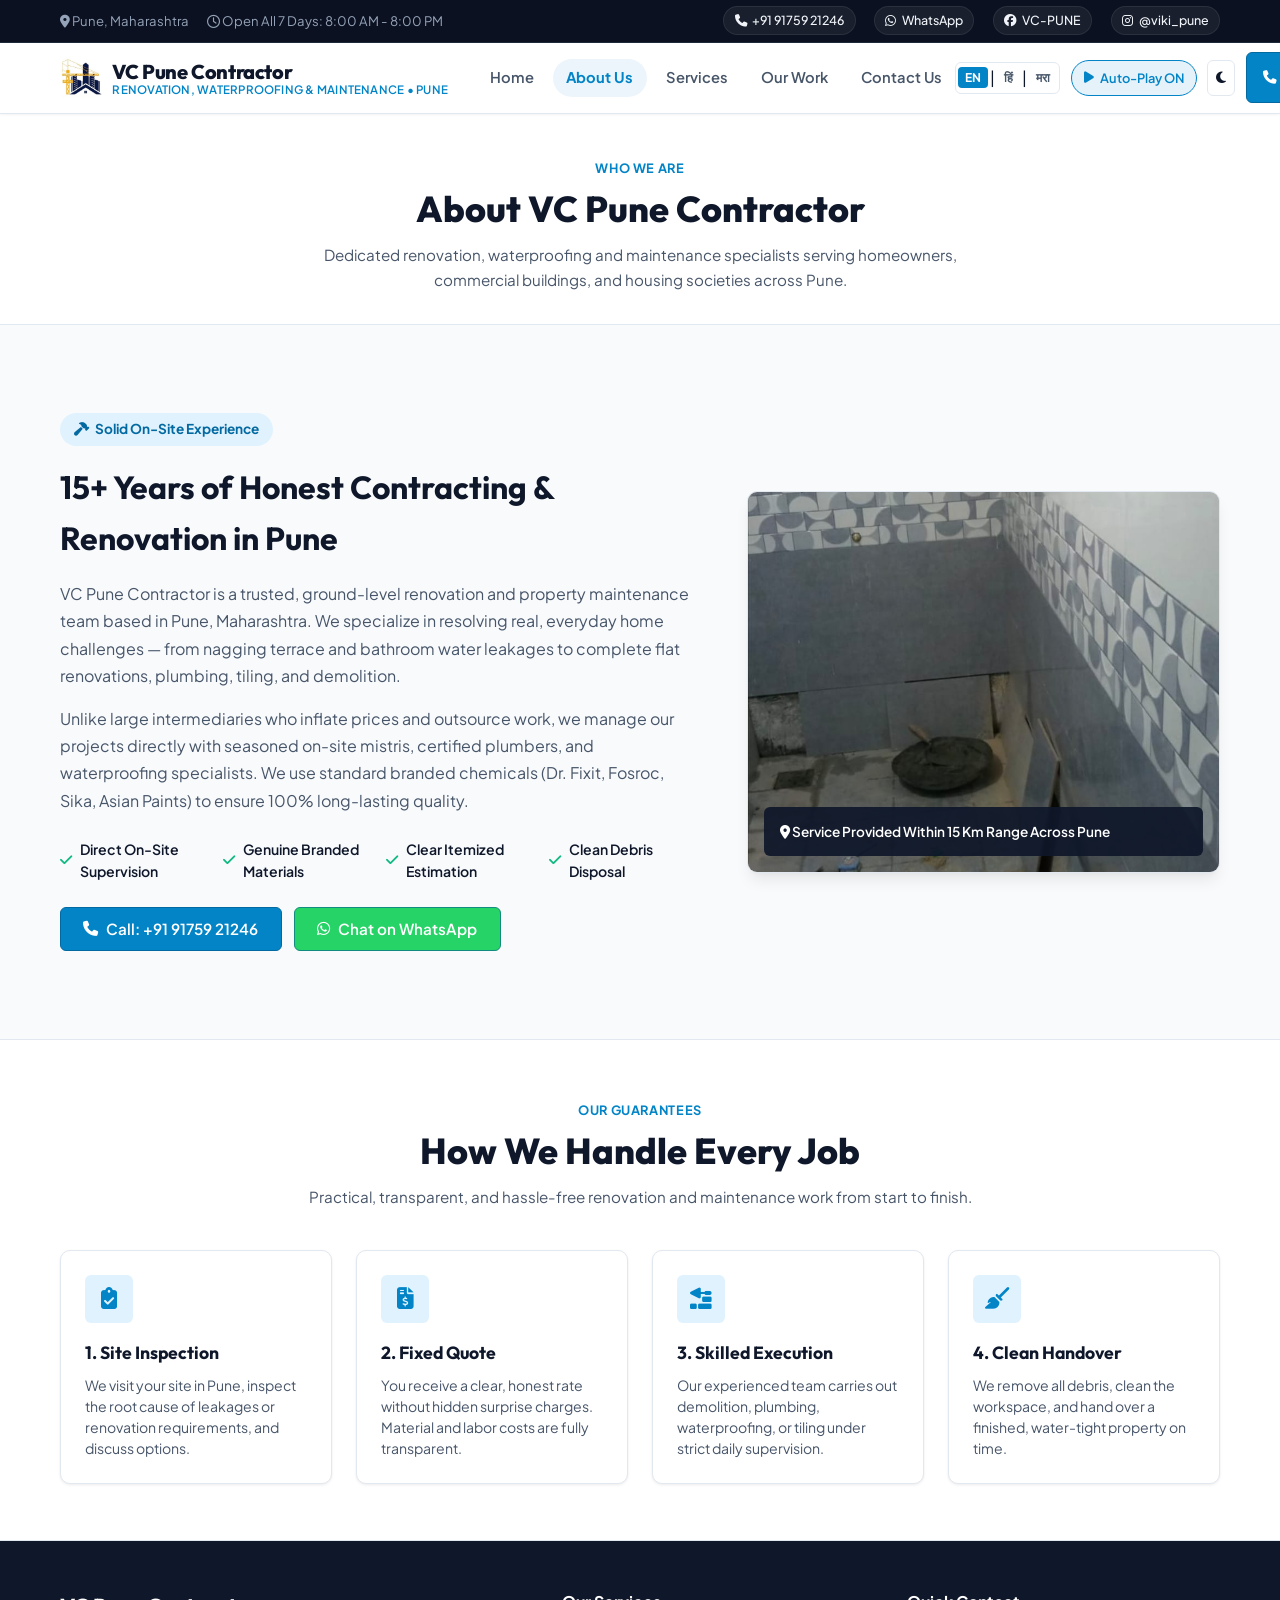
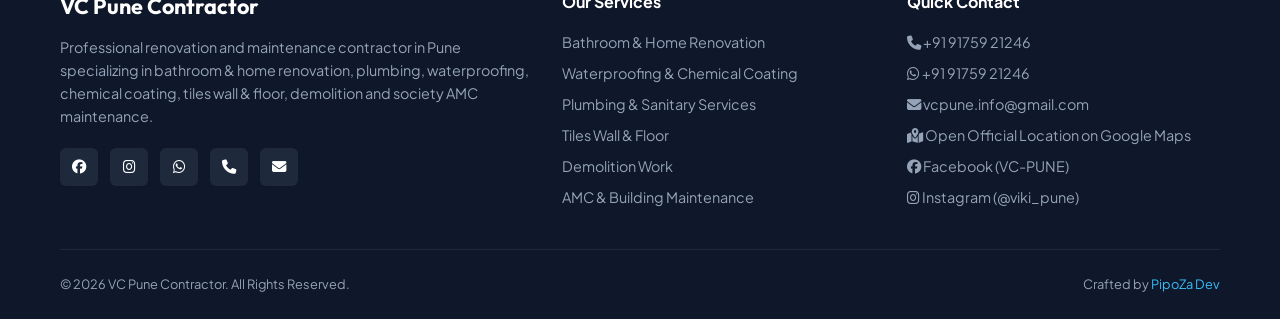
<file: about.html>
<!DOCTYPE html>
<html lang="en" data-theme="light">
<head>
  <meta charset="UTF-8">
  <meta name="viewport" content="width=device-width, initial-scale=1.0">
  <title>VC Pune Contractor | About Us</title>
  <link rel="icon" type="image/png" href="VC_Construction_LOGO.png">
  <link rel="apple-touch-icon" href="VC_Construction_LOGO.png">
  <meta name="description" content="About VC Pune Contractor - Over 15 years of home renovation, waterproofing, plumbing, and society maintenance across Pune. Call +91 91759 21246.">
  
  <link rel="stylesheet" href="https://cdnjs.cloudflare.com/ajax/libs/font-awesome/6.5.1/css/all.min.css">
  <link rel="stylesheet" href="style.css">
</head>
<body>

  <!-- Top Contact Bar -->
  <div class="top-contact-bar">
    <div class="container">
      <div class="top-contact-left">
        <span class="top-loc"><i class="fa-solid fa-location-dot"></i> <span data-i18n="top_location">Pune, Maharashtra</span></span>
        <span class="top-timing"><i class="fa-regular fa-clock"></i> <span data-i18n="top_timing">Open All 7 Days: 8:00 AM - 8:00 PM</span></span>
      </div>
      <div class="top-contact-right">
        <a href="tel:+919175921246" class="top-btn-call" title="Call VC Pune Contractor">
          <i class="fa-solid fa-phone"></i>
          <span class="top-call-full">+91 91759 21246</span>
          <span class="top-call-short" data-i18n="btn_call_sm">Call</span>
        </a>
        <a href="https://wa.me/919175921246?text=Hi%20VC%20Pune%20Contractor,%20I%20need%20a%20quote" target="_blank" rel="noopener" class="top-btn-wa" title="WhatsApp VC Pune Contractor">
          <i class="fa-brands fa-whatsapp"></i>
          <span data-i18n="whatsapp_quote">WhatsApp</span>
        </a>
        <a href="https://www.facebook.com/people/VC-PUNE/100064082587874/" target="_blank" rel="noopener" class="top-btn-fb" title="Facebook Page"><i class="fa-brands fa-facebook"></i> <span>VC-PUNE</span></a>
        <a href="https://www.instagram.com/viki_pune/" target="_blank" rel="noopener" class="top-btn-insta" title="Instagram Profile"><i class="fa-brands fa-instagram"></i> <span>@viki_pune</span></a>
      </div>
    </div>
  </div>

  <!-- Header -->
  <header class="site-header">
    <div class="container">
      <div class="header-inner">
        <a href="./" class="brand-logo-link">
          <img src="VC_Construction_LOGO.png" alt="VC Pune Contractor Logo" class="brand-logo-img">
          <div class="brand-name-box">
            <span class="brand-title" data-i18n="brand_title">VC Pune Contractor</span>
            <span class="brand-tagline" data-i18n="brand_tagline">Renovation, Waterproofing & Maintenance • Pune</span>
          </div>
        </a>

        <nav class="nav-links">
          <a href="./" class="nav-link" data-i18n="nav_home">Home</a>
          <a href="about" class="nav-link active" data-i18n="nav_about">About Us</a>
          <a href="services" class="nav-link" data-i18n="nav_services">Services</a>
          <a href="projects" class="nav-link" data-i18n="nav_projects">Our Work</a>
          <a href="contact" class="nav-link" data-i18n="nav_contact">Contact Us</a>
        </nav>

        <div class="header-actions">
          <!-- Multi-language Switcher (EN, HI, MR) -->
          <div class="lang-switcher" aria-label="Select Language">
            <button type="button" class="lang-btn active" data-lang="en" title="English">EN</button>
            <span class="lang-sep">|</span>
            <button type="button" class="lang-btn" data-lang="hi" title="हिंदी">हिं</button>
            <span class="lang-sep">|</span>
            <button type="button" class="lang-btn" data-lang="mr" title="मराठी">मरा</button>
          </div>

          <!-- Stop / Start Video Auto-Play Toggle -->
          <button type="button" class="autoplay-nav-btn active" id="autoplayToggleBtn" aria-label="Toggle Auto-Play Videos" title="Auto-Play Videos: ON (Click to Stop)">
            <i class="fa-solid fa-play"></i>
            <span class="nav-autoplay-text" data-i18n="autoplay_on">Auto-Play ON</span>
          </button>

          <!-- Theme Toggle (Auto / Dark / Light) -->
          <button type="button" class="theme-toggle-btn" aria-label="Toggle Dark/Light Mode" title="Toggle Mode">
            <i class="fa-solid fa-moon"></i>
          </button>
          
          <a href="tel:+919175921246" class="btn btn-phone btn-sm">
            <i class="fa-solid fa-phone"></i>
            <span data-i18n="btn_call_now">Call Now</span>
          </a>
          
          <button type="button" class="mobile-menu-btn" aria-label="Open Navigation Menu">
            <i class="fa-solid fa-bars"></i>
          </button>
        </div>
      </div>
    </div>

    <!-- Mobile Navigation Drawer -->
    <div class="mobile-nav-drawer">
      <a href="./" class="nav-link" data-i18n="nav_home">Home</a>
      <a href="about" class="nav-link active" data-i18n="nav_about">About Us</a>
      <a href="services" class="nav-link" data-i18n="nav_services">Services</a>
      <a href="projects" class="nav-link" data-i18n="nav_projects">Our Work</a>
      <a href="contact" class="nav-link" data-i18n="nav_contact">Contact Us</a>

      <!-- Mobile Language Switcher Group -->
      <div class="mobile-lang-box">
        <span class="mobile-lang-title">Choose Language / भाषा निवडा:</span>
        <div class="mobile-lang-group">
          <button type="button" class="lang-btn active" data-lang="en">English</button>
          <button type="button" class="lang-btn" data-lang="hi">हिंदी</button>
          <button type="button" class="lang-btn" data-lang="mr">मराठी</button>
        </div>
      </div>

      <!-- Mobile Video Auto-Play Toggle Option -->
      <div class="mobile-autoplay-box">
        <span class="mobile-autoplay-title" data-i18n="mobile_autoplay_title">Video Auto-Play on Scroll:</span>
        <button type="button" class="mobile-autoplay-btn active" id="mobileAutoplayBtn" aria-label="Toggle Auto-Play Videos">
          <span style="display: flex; align-items: center; gap: 0.6rem;">
            <i class="fa-solid fa-circle-play"></i>
            <span class="mobile-autoplay-label" data-i18n="autoplay_on">Auto-Play ON</span>
          </span>
          <span class="mobile-autoplay-pill-badge" data-i18n="btn_toggle_pill">Tap to Toggle</span>
        </button>
      </div>

      <div class="mobile-drawer-actions">
        <a href="tel:+919175921246" class="btn btn-phone btn-full"><i class="fa-solid fa-phone"></i> <span data-i18n="call_phone_number">Call 9175921246</span></a>
        <a href="https://wa.me/919175921246?text=Hi%20VC%20Contractor,%20I%20need%20a%20quote" class="btn btn-whatsapp btn-full"><i class="fa-brands fa-whatsapp"></i> <span data-i18n="whatsapp_quote">WhatsApp</span></a>
      </div>
    </div>
  </header>

  <!-- Page Header -->
  <section class="section" style="padding: 2.5rem 0 2rem; background: var(--bg-surface); border-bottom: 1px solid var(--border-color);">
    <div class="container text-center" style="text-align: center;">
      <span class="section-tag" data-i18n="about_header_tag">Who We Are</span>
      <h1 class="section-title" data-i18n="about_header_title">About VC Pune Contractor</h1>
      <p class="section-desc" style="max-width: 700px; margin: 0 auto;" data-i18n="about_header_desc">
        Dedicated renovation, waterproofing and maintenance specialists serving homeowners, commercial buildings, and housing societies across Pune.
      </p>
    </div>
  </section>

  <!-- About Story Section -->
  <section class="section">
    <div class="container">
      <div class="hero-grid">
        <div>
          <div class="hero-badge">
            <i class="fa-solid fa-hammer"></i> <span data-i18n="about_story_badge">Solid On-Site Experience</span>
          </div>
          <h2 style="font-family: var(--font-heading); font-size: 2rem; margin-bottom: 1rem; color: var(--text-main);" data-i18n="about_story_title">
            15+ Years of Honest Contracting & Renovation in Pune
          </h2>
          <p style="color: var(--text-secondary); margin-bottom: 1rem; line-height: 1.7;" data-i18n="about_story_p1">
            VC Pune Contractor is a trusted, ground-level renovation and property maintenance team based in Pune, Maharashtra. We specialize in resolving real, everyday home challenges — from nagging terrace and bathroom water leakages to complete flat renovations, plumbing, tiling, and demolition.
          </p>
          <p style="color: var(--text-secondary); margin-bottom: 1.5rem; line-height: 1.7;" data-i18n="about_story_p2">
            Unlike large intermediaries who inflate prices and outsource work, we manage our projects directly with seasoned on-site mistris, certified plumbers, and waterproofing specialists. We use standard branded chemicals (Dr. Fixit, Fosroc, Sika, Asian Paints) to ensure 100% long-lasting quality.
          </p>
          
          <div class="hero-features-list" style="margin-bottom: 1.5rem;">
            <div class="hero-feature-item"><i class="fa-solid fa-check"></i> <span data-i18n="about_feat_1">Direct On-Site Supervision</span></div>
            <div class="hero-feature-item"><i class="fa-solid fa-check"></i> <span data-i18n="about_feat_2">Genuine Branded Materials</span></div>
            <div class="hero-feature-item"><i class="fa-solid fa-check"></i> <span data-i18n="about_feat_3">Clear Itemized Estimation</span></div>
            <div class="hero-feature-item"><i class="fa-solid fa-check"></i> <span data-i18n="about_feat_4">Clean Debris Disposal</span></div>
          </div>

          <div style="display: flex; gap: 0.75rem; flex-wrap: wrap;">
            <a href="tel:+919175921246" class="btn btn-phone"><i class="fa-solid fa-phone"></i> <span data-i18n="hero_call_btn">Call: +91 91759 21246</span></a>
            <a href="https://wa.me/919175921246?text=Hi%20VC%20Pune%20Contractor,%20I%20would%20like%20to%20know%20more%20about%20your%20services" target="_blank" rel="noopener" class="btn btn-whatsapp"><i class="fa-brands fa-whatsapp"></i> <span data-i18n="btn_chat_whatsapp">Chat on WhatsApp</span></a>
          </div>
        </div>

        <div class="hero-image-box">
          <img src="work-bathroom-tiling.jpg" alt="VC Pune Contractor Work On-Site Pune">
          <div class="hero-floating-badge">
            <span><i class="fa-solid fa-location-dot"></i> <span data-i18n="about_covering_areas">Service Provided Within 15 Km Range Across Pune</span></span>
          </div>
        </div>
      </div>
    </div>
  </section>

  <!-- Work Principles -->
  <section class="section section-light">
    <div class="container">
      <div class="section-header">
        <span class="section-tag" data-i18n="about_guarantees_tag">Our Guarantees</span>
        <h2 class="section-title" data-i18n="about_guarantees_title">How We Handle Every Job</h2>
        <p class="section-desc" data-i18n="about_guarantees_desc">Practical, transparent, and hassle-free renovation and maintenance work from start to finish.</p>
      </div>

      <div class="why-grid">
        <div class="why-card">
          <div class="why-icon"><i class="fa-solid fa-clipboard-check"></i></div>
          <h3 class="why-title" data-i18n="about_step1_title">1. Site Inspection</h3>
          <p class="why-desc" data-i18n="about_step1_desc">We visit your site in Pune, inspect the root cause of leakages or renovation requirements, and discuss options.</p>
        </div>

        <div class="why-card">
          <div class="why-icon"><i class="fa-solid fa-file-invoice-dollar"></i></div>
          <h3 class="why-title" data-i18n="about_step2_title">2. Fixed Quote</h3>
          <p class="why-desc" data-i18n="about_step2_desc">You receive a clear, honest rate without hidden surprise charges. Material and labor costs are fully transparent.</p>
        </div>

        <div class="why-card">
          <div class="why-icon"><i class="fa-solid fa-trowel-bricks"></i></div>
          <h3 class="why-title" data-i18n="about_step3_title">3. Skilled Execution</h3>
          <p class="why-desc" data-i18n="about_step3_desc">Our experienced team carries out demolition, plumbing, waterproofing, or tiling under strict daily supervision.</p>
        </div>

        <div class="why-card">
          <div class="why-icon"><i class="fa-solid fa-broom"></i></div>
          <h3 class="why-title" data-i18n="about_step4_title">4. Clean Handover</h3>
          <p class="why-desc" data-i18n="about_step4_desc">We remove all debris, clean the workspace, and hand over a finished, water-tight property on time.</p>
        </div>
      </div>
    </div>
  </section>

  <!-- Footer -->
  <footer class="site-footer">
    <div class="container">
      <div class="footer-grid">
        <div class="footer-brand">
          <h3 data-i18n="footer_brand_title">VC Pune Contractor</h3>
          <p data-i18n="footer_brand_desc">
            Reliable renovation and maintenance contractor in Pune. Bathroom & home renovation, plumbing, waterproofing, chemical coating, tiles wall & floor, demolition and society AMC maintenance.
          </p>
          <div class="footer-social-links">
            <a href="https://www.facebook.com/people/VC-PUNE/100064082587874/" target="_blank" rel="noopener" class="social-btn" title="Facebook"><i class="fa-brands fa-facebook"></i></a>
            <a href="https://www.instagram.com/viki_pune/" target="_blank" rel="noopener" class="social-btn" title="Instagram"><i class="fa-brands fa-instagram"></i></a>
            <a href="https://wa.me/919175921246" target="_blank" rel="noopener" class="social-btn" title="WhatsApp"><i class="fa-brands fa-whatsapp"></i></a>
            <a href="tel:+919175921246" class="social-btn" title="Call"><i class="fa-solid fa-phone"></i></a>
            <a href="mailto:vcpune.info@gmail.com" class="social-btn" title="Email"><i class="fa-solid fa-envelope"></i></a>
          </div>
        </div>

        <div class="footer-col">
          <h4 data-i18n="footer_our_services">Our Services</h4>
          <div class="footer-links">
            <a href="services" data-i18n="service_1_title">Bathroom & Home Renovation</a>
            <a href="services" data-i18n="service_2_title">Waterproofing & Chemical Coating</a>
            <a href="services" data-i18n="service_3_title">Plumbing & Sanitary Services</a>
            <a href="services" data-i18n="service_4_title">Tiles Wall & Floor</a>
            <a href="services" data-i18n="service_5_title">Demolition Work</a>
            <a href="services" data-i18n="service_6_title">AMC & Building Maintenance</a>
          </div>
        </div>

        <div class="footer-col">
          <h4 data-i18n="footer_quick_contact">Quick Contact</h4>
          <div class="footer-links">
            <a href="tel:+919175921246"><i class="fa-solid fa-phone"></i> +91 91759 21246</a>
            <a href="https://wa.me/919175921246" target="_blank" rel="noopener"><i class="fa-brands fa-whatsapp"></i> +91 91759 21246</a>
            <a href="mailto:vcpune.info@gmail.com"><i class="fa-solid fa-envelope"></i> vcpune.info@gmail.com</a>
            <a href="https://maps.app.goo.gl/RcjqBKXySUPAQXov6" target="_blank" rel="noopener"><i class="fa-solid fa-map-location-dot"></i> <span data-i18n="btn_open_maps">Google Maps Location</span></a>
            <a href="https://www.facebook.com/people/VC-PUNE/100064082587874/" target="_blank" rel="noopener"><i class="fa-brands fa-facebook"></i> Facebook (VC-PUNE)</a>
            <a href="https://www.instagram.com/viki_pune/" target="_blank" rel="noopener"><i class="fa-brands fa-instagram"></i> Instagram (@viki_pune)</a>
          </div>
        </div>
      </div>

      <div class="footer-bottom">
        <div>
          <span data-i18n="footer_copyright">© 2026 VC Pune Contractor. All Rights Reserved.</span>
        </div>
        <div>
          <span data-i18n="footer_crafted">Crafted by</span> <a href="https://pipoza.s.gy/pipoza.in" target="_blank" rel="noopener">PipoZa Dev</a>
        </div>
      </div>
    </div>
  </footer>

  <!-- Sticky Mobile Bottom Bar -->
  <div class="mobile-bottom-bar">
    <a href="tel:+919175921246" class="mobile-btn-call">
      <i class="fa-solid fa-phone"></i>
      <span data-i18n="dock_call">Call Now</span>
    </a>
    <a href="https://wa.me/919175921246?text=Hi%20VC%20Pune%20Contractor,%20I%20need%20a%20quote" target="_blank" rel="noopener" class="mobile-btn-whatsapp">
      <i class="fa-brands fa-whatsapp"></i>
      <span data-i18n="dock_whatsapp">WhatsApp</span>
    </a>
    <a href="https://maps.app.goo.gl/RcjqBKXySUPAQXov6" target="_blank" rel="noopener" class="mobile-btn-map">
      <i class="fa-solid fa-location-dot"></i>
      <span data-i18n="dock_location">Location</span>
    </a>
  </div>

  <script src="translations.js"></script>
  <script src="main.js"></script>
</body>
</html>
</file>
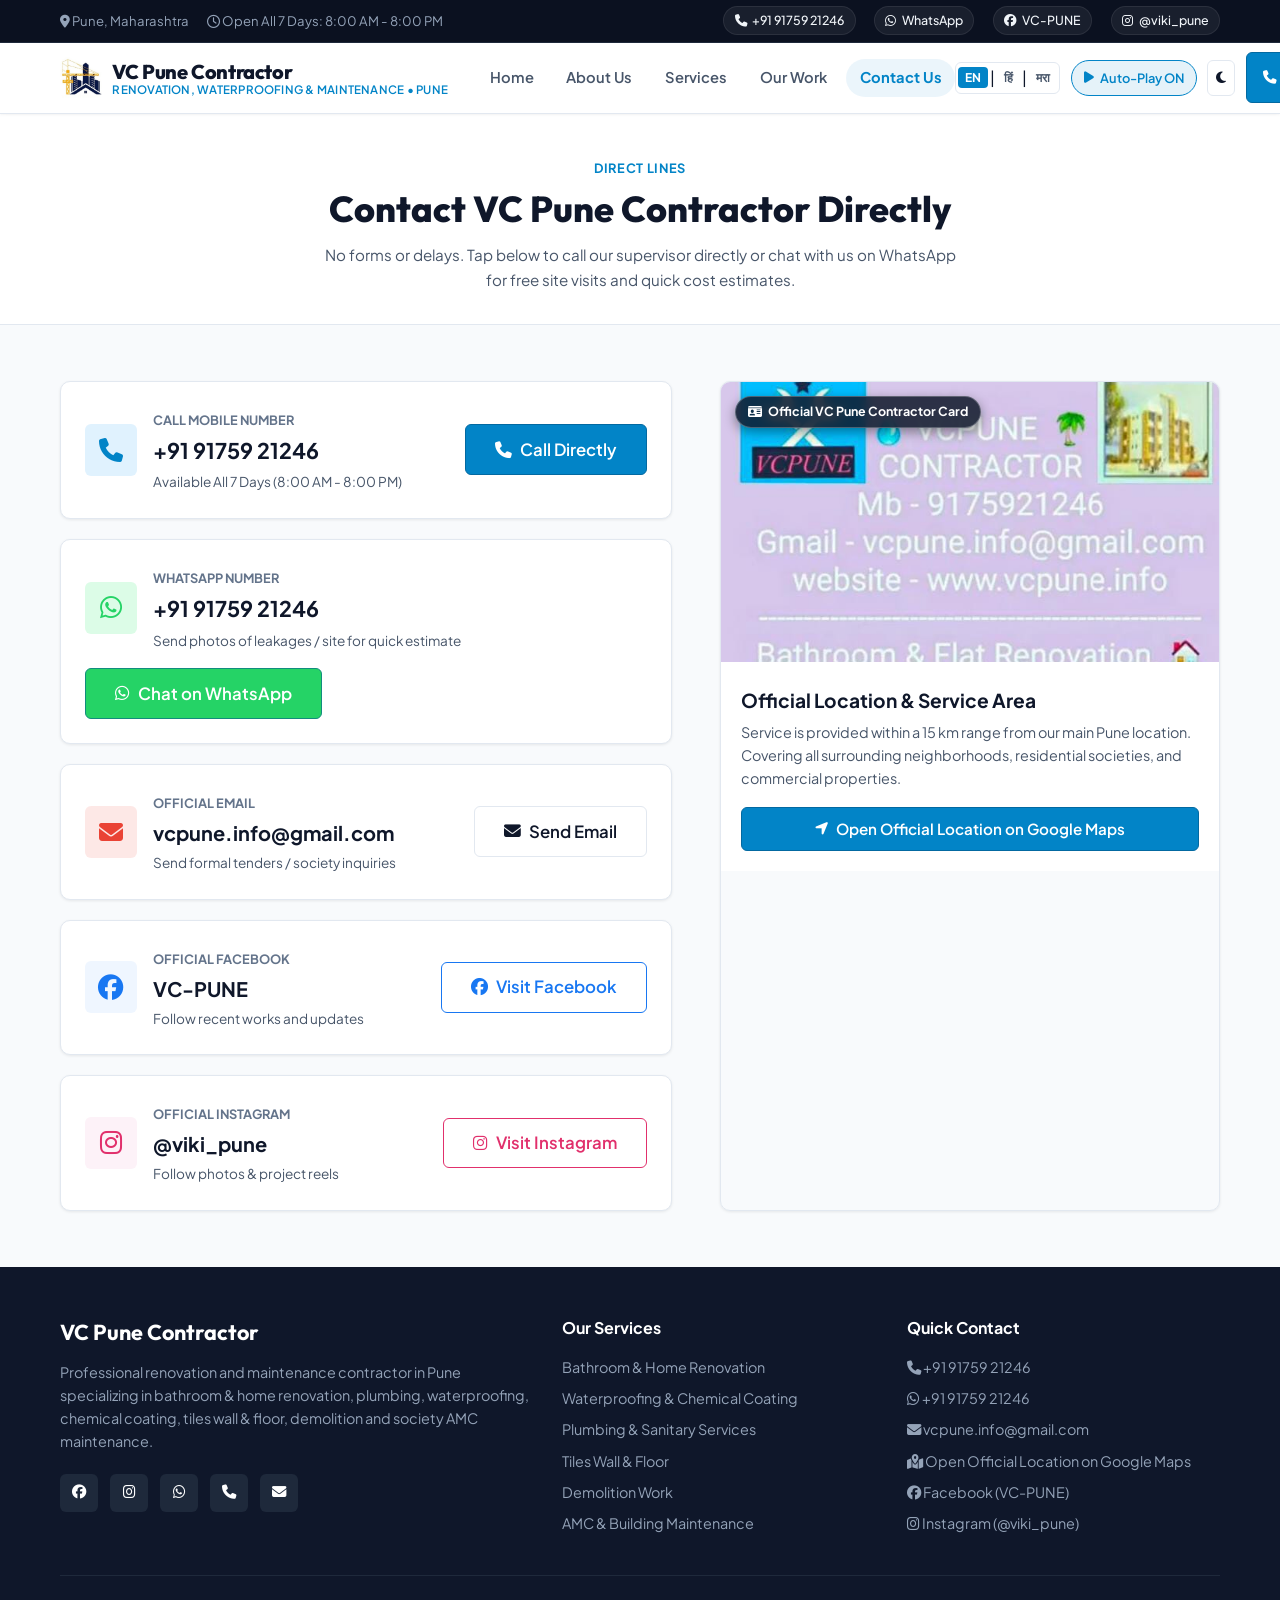
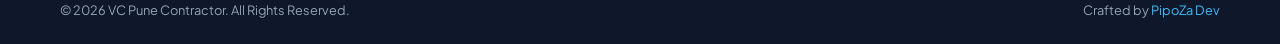
<file: contact.html>
<!DOCTYPE html>
<html lang="en" data-theme="light">
<head>
  <meta charset="UTF-8">
  <meta name="viewport" content="width=device-width, initial-scale=1.0">
  <title>VC Pune Contractor | Contact</title>
  <link rel="icon" type="image/png" href="VC_Construction_LOGO.png">
  <link rel="apple-touch-icon" href="VC_Construction_LOGO.png">
  <meta name="description" content="Contact VC Pune Contractor directly for home renovation, waterproofing, plumbing, tiles, and maintenance in Pune. Call +91 91759 21246 or WhatsApp +91 91759 21246.">
  
  <link rel="stylesheet" href="https://cdnjs.cloudflare.com/ajax/libs/font-awesome/6.5.1/css/all.min.css">
  <link rel="stylesheet" href="style.css">
</head>
<body>

  <!-- Top Contact Bar -->
  <div class="top-contact-bar">
    <div class="container">
      <div class="top-contact-left">
        <span class="top-loc"><i class="fa-solid fa-location-dot"></i> <span data-i18n="top_location">Pune, Maharashtra</span></span>
        <span class="top-timing"><i class="fa-regular fa-clock"></i> <span data-i18n="top_timing">Open All 7 Days: 8:00 AM - 8:00 PM</span></span>
      </div>
      <div class="top-contact-right">
        <a href="tel:+919175921246" class="top-btn-call" title="Call VC Pune Contractor">
          <i class="fa-solid fa-phone"></i>
          <span class="top-call-full">+91 91759 21246</span>
          <span class="top-call-short" data-i18n="btn_call_sm">Call</span>
        </a>
        <a href="https://wa.me/919175921246?text=Hi%20VC%20Pune%20Contractor,%20I%20need%20a%20quote" target="_blank" rel="noopener" class="top-btn-wa" title="WhatsApp VC Pune Contractor">
          <i class="fa-brands fa-whatsapp"></i>
          <span data-i18n="whatsapp_quote">WhatsApp</span>
        </a>
        <a href="https://www.facebook.com/people/VC-PUNE/100064082587874/" target="_blank" rel="noopener" class="top-btn-fb" title="Facebook Page"><i class="fa-brands fa-facebook"></i> <span>VC-PUNE</span></a>
        <a href="https://www.instagram.com/viki_pune/" target="_blank" rel="noopener" class="top-btn-insta" title="Instagram Profile"><i class="fa-brands fa-instagram"></i> <span>@viki_pune</span></a>
      </div>
    </div>
  </div>

  <!-- Header -->
  <header class="site-header">
    <div class="container">
      <div class="header-inner">
        <a href="./" class="brand-logo-link">
          <img src="VC_Construction_LOGO.png" alt="VC Pune Contractor Logo" class="brand-logo-img">
          <div class="brand-name-box">
            <span class="brand-title" data-i18n="brand_title">VC Pune Contractor</span>
            <span class="brand-tagline" data-i18n="brand_tagline">Renovation, Waterproofing & Maintenance • Pune</span>
          </div>
        </a>

        <nav class="nav-links">
          <a href="./" class="nav-link" data-i18n="nav_home">Home</a>
          <a href="about" class="nav-link" data-i18n="nav_about">About Us</a>
          <a href="services" class="nav-link" data-i18n="nav_services">Services</a>
          <a href="projects" class="nav-link" data-i18n="nav_projects">Our Work</a>
          <a href="contact" class="nav-link active" data-i18n="nav_contact">Contact Us</a>
        </nav>

        <div class="header-actions">
          <!-- Multi-language Switcher (EN, HI, MR) -->
          <div class="lang-switcher" aria-label="Select Language">
            <button type="button" class="lang-btn active" data-lang="en" title="English">EN</button>
            <span class="lang-sep">|</span>
            <button type="button" class="lang-btn" data-lang="hi" title="हिंदी">हिं</button>
            <span class="lang-sep">|</span>
            <button type="button" class="lang-btn" data-lang="mr" title="मराठी">मरा</button>
          </div>

          <!-- Stop / Start Video Auto-Play Toggle -->
          <button type="button" class="autoplay-nav-btn active" id="autoplayToggleBtn" aria-label="Toggle Auto-Play Videos" title="Auto-Play Videos: ON (Click to Stop)">
            <i class="fa-solid fa-play"></i>
            <span class="nav-autoplay-text" data-i18n="autoplay_on">Auto-Play ON</span>
          </button>

          <!-- Theme Toggle (Auto / Dark / Light) -->
          <button type="button" class="theme-toggle-btn" aria-label="Toggle Dark/Light Mode" title="Toggle Mode">
            <i class="fa-solid fa-moon"></i>
          </button>
          
          <a href="tel:+919175921246" class="btn btn-phone btn-sm">
            <i class="fa-solid fa-phone"></i>
            <span data-i18n="btn_call_now">Call Now</span>
          </a>
          
          <button type="button" class="mobile-menu-btn" aria-label="Open Navigation Menu">
            <i class="fa-solid fa-bars"></i>
          </button>
        </div>
      </div>
    </div>

    <!-- Mobile Drawer -->
    <div class="mobile-nav-drawer">
      <a href="./" class="nav-link" data-i18n="nav_home">Home</a>
      <a href="about" class="nav-link" data-i18n="nav_about">About Us</a>
      <a href="services" class="nav-link" data-i18n="nav_services">Services</a>
      <a href="projects" class="nav-link" data-i18n="nav_projects">Our Work</a>
      <a href="contact" class="nav-link active" data-i18n="nav_contact">Contact Us</a>

      <!-- Mobile Language Switcher Group -->
      <div class="mobile-lang-box">
        <span class="mobile-lang-title">Choose Language / भाषा निवडा:</span>
        <div class="mobile-lang-group">
          <button type="button" class="lang-btn active" data-lang="en">English</button>
          <button type="button" class="lang-btn" data-lang="hi">हिंदी</button>
          <button type="button" class="lang-btn" data-lang="mr">मराठी</button>
        </div>
      </div>

      <!-- Mobile Video Auto-Play Toggle Option -->
      <div class="mobile-autoplay-box">
        <span class="mobile-autoplay-title" data-i18n="mobile_autoplay_title">Video Auto-Play on Scroll:</span>
        <button type="button" class="mobile-autoplay-btn active" id="mobileAutoplayBtn" aria-label="Toggle Auto-Play Videos">
          <span style="display: flex; align-items: center; gap: 0.6rem;">
            <i class="fa-solid fa-circle-play"></i>
            <span class="mobile-autoplay-label" data-i18n="autoplay_on">Auto-Play ON</span>
          </span>
          <span class="mobile-autoplay-pill-badge" data-i18n="btn_toggle_pill">Tap to Toggle</span>
        </button>
      </div>

      <div class="mobile-drawer-actions">
        <a href="tel:+919175921246" class="btn btn-phone btn-full"><i class="fa-solid fa-phone"></i> <span data-i18n="call_phone_number">Call 9175921246</span></a>
        <a href="https://wa.me/919175921246?text=Hi%20VC%20Pune%20Contractor,%20I%20need%20a%20quote" class="btn btn-whatsapp btn-full"><i class="fa-brands fa-whatsapp"></i> <span data-i18n="whatsapp_quote">WhatsApp</span></a>
      </div>
    </div>
  </header>

  <!-- Page Header -->
  <section class="section" style="padding: 2.5rem 0 2rem; background: var(--bg-surface); border-bottom: 1px solid var(--border-color);">
    <div class="container text-center" style="text-align: center;">
      <span class="section-tag" data-i18n="contact_page_tag">Direct Lines</span>
      <h1 class="section-title" data-i18n="contact_page_title">Contact VC Pune Contractor Directly</h1>
      <p class="section-desc" style="max-width: 650px; margin: 0 auto;" data-i18n="contact_page_desc">
        No forms or delays. Tap below to call our supervisor directly or chat with us on WhatsApp for free site visits and quick cost estimates.
      </p>
    </div>
  </section>

  <!-- Direct Contact Center (No Message Forms) -->
  <section class="section">
    <div class="container">
      <div class="contact-grid">
        
        <!-- Contact Cards List -->
        <div style="display: flex; flex-direction: column; gap: 1.25rem;">
          
          <!-- 1. Direct Call -->
          <div class="contact-info-card" style="padding: 1.5rem; flex-direction: row; align-items: center; justify-content: space-between; flex-wrap: wrap; gap: 1rem;">
            <div style="display: flex; align-items: center; gap: 1rem;">
              <div class="contact-icon" style="background-color: #e0f2fe; color: #0284c7; font-size: 1.5rem; width: 52px; height: 52px;">
                <i class="fa-solid fa-phone"></i>
              </div>
              <div>
                <span style="font-size: 0.8rem; text-transform: uppercase; color: var(--text-muted); font-weight: 700;" data-i18n="label_phone">Direct Phone Call</span>
                <h3 style="font-size: 1.35rem; color: var(--text-main); margin-top: 0.15rem;">+91 91759 21246</h3>
                <span style="font-size: 0.85rem; color: var(--text-secondary);" data-i18n="timing_sub">Available All 7 Days (8:00 AM - 8:00 PM)</span>
              </div>
            </div>
            <a href="tel:+919175921246" class="btn btn-phone btn-lg">
              <i class="fa-solid fa-phone"></i> <span data-i18n="btn_call_directly">Call Directly</span>
            </a>
          </div>

          <!-- 2. WhatsApp Chat -->
          <div class="contact-info-card" style="padding: 1.5rem; flex-direction: row; align-items: center; justify-content: space-between; flex-wrap: wrap; gap: 1rem;">
            <div style="display: flex; align-items: center; gap: 1rem;">
              <div class="contact-icon" style="background-color: #dcfce7; color: #25D366; font-size: 1.6rem; width: 52px; height: 52px;">
                <i class="fa-brands fa-whatsapp"></i>
              </div>
              <div>
                <span style="font-size: 0.8rem; text-transform: uppercase; color: var(--text-muted); font-weight: 700;" data-i18n="label_whatsapp">WhatsApp Inquiries</span>
                <h3 style="font-size: 1.35rem; color: var(--text-main); margin-top: 0.15rem;">+91 91759 21246</h3>
                <span style="font-size: 0.85rem; color: var(--text-secondary);" data-i18n="wa_sub">Send photos of leakages / site for quick estimate</span>
              </div>
            </div>
            <a href="https://wa.me/919175921246?text=Hi%20VC%20Contractor,%20I%20need%20a%20quote%20for%20renovation%20work" target="_blank" rel="noopener" class="btn btn-whatsapp btn-lg">
              <i class="fa-brands fa-whatsapp"></i> <span data-i18n="btn_chat_whatsapp">Chat on WhatsApp</span>
            </a>
          </div>

          <!-- 3. Official Email -->
          <div class="contact-info-card" style="padding: 1.5rem; flex-direction: row; align-items: center; justify-content: space-between; flex-wrap: wrap; gap: 1rem;">
            <div style="display: flex; align-items: center; gap: 1rem;">
              <div class="contact-icon contact-icon-email" style="font-size: 1.5rem; width: 52px; height: 52px;">
                <i class="fa-solid fa-envelope"></i>
              </div>
              <div>
                <span style="font-size: 0.8rem; text-transform: uppercase; color: var(--text-muted); font-weight: 700;" data-i18n="label_email">Official Email</span>
                <h3 style="font-size: 1.25rem; color: var(--text-main); margin-top: 0.15rem;">vcpune.info@gmail.com</h3>
                <span style="font-size: 0.85rem; color: var(--text-secondary);" data-i18n="email_sub">Send formal tenders / society inquiries</span>
              </div>
            </div>
            <a href="mailto:vcpune.info@gmail.com" class="btn btn-outline btn-lg">
              <i class="fa-solid fa-envelope"></i> <span data-i18n="btn_send_email">Send Email</span>
            </a>
          </div>

          <!-- 4. Facebook Page -->
          <div class="contact-info-card" style="padding: 1.5rem; flex-direction: row; align-items: center; justify-content: space-between; flex-wrap: wrap; gap: 1rem;">
            <div style="display: flex; align-items: center; gap: 1rem;">
              <div class="contact-icon" style="background-color: #eff6ff; color: #1877F2; font-size: 1.6rem; width: 52px; height: 52px;">
                <i class="fa-brands fa-facebook"></i>
              </div>
              <div>
                <span style="font-size: 0.8rem; text-transform: uppercase; color: var(--text-muted); font-weight: 700;" data-i18n="label_facebook">Official Facebook</span>
                <h3 style="font-size: 1.25rem; color: var(--text-main); margin-top: 0.15rem;">VC-PUNE</h3>
                <span style="font-size: 0.85rem; color: var(--text-secondary);" data-i18n="fb_sub">Follow recent works and updates</span>
              </div>
            </div>
            <a href="https://www.facebook.com/people/VC-PUNE/100064082587874/" target="_blank" rel="noopener" class="btn btn-outline btn-lg" style="border-color: #1877F2; color: #1877F2;">
              <i class="fa-brands fa-facebook"></i> <span data-i18n="btn_visit_facebook">Visit Facebook</span>
            </a>
          </div>

          <!-- 5. Instagram Profile -->
          <div class="contact-info-card" style="padding: 1.5rem; flex-direction: row; align-items: center; justify-content: space-between; flex-wrap: wrap; gap: 1rem;">
            <div style="display: flex; align-items: center; gap: 1rem;">
              <div class="contact-icon" style="background-color: #fdf2f8; color: #E1306C; font-size: 1.6rem; width: 52px; height: 52px;">
                <i class="fa-brands fa-instagram"></i>
              </div>
              <div>
                <span style="font-size: 0.8rem; text-transform: uppercase; color: var(--text-muted); font-weight: 700;" data-i18n="label_instagram">Official Instagram</span>
                <h3 style="font-size: 1.25rem; color: var(--text-main); margin-top: 0.15rem;">@viki_pune</h3>
                <span style="font-size: 0.85rem; color: var(--text-secondary);" data-i18n="insta_sub">Follow photos & project reels</span>
              </div>
            </div>
            <a href="https://www.instagram.com/viki_pune/" target="_blank" rel="noopener" class="btn btn-outline btn-lg" style="border-color: #E1306C; color: #E1306C;">
              <i class="fa-brands fa-instagram"></i> <span data-i18n="btn_visit_instagram">Visit Instagram</span>
            </a>
          </div>

        </div>

        <!-- Google Map & Address -->
        <div class="map-card">
          <span class="landmark-chip"><i class="fa-solid fa-id-card"></i> Official VC Pune Contractor Card</span>
          <img src="VC_Pune_Banner.jpeg" alt="VC Pune Contractor Official Card">
          <div class="map-footer" style="flex-direction: column; align-items: flex-start; gap: 1rem;">
            <div>
              <h3 style="font-size: 1.2rem; color: var(--text-main); margin-top: 0.2rem;" data-i18n="coverage_title">Official Location & Service Area</h3>
              <p style="font-size: 0.9rem; color: var(--text-secondary); margin-top: 0.35rem;" data-i18n="coverage_desc">
                Service is provided within a 15 km range from our main Pune location. Covering all surrounding neighborhoods, residential societies, and commercial properties.
              </p>
            </div>
            <a href="https://maps.app.goo.gl/RcjqBKXySUPAQXov6" target="_blank" rel="noopener" class="btn btn-phone btn-full">
              <i class="fa-solid fa-location-arrow"></i> <span data-i18n="btn_open_maps">Open Official Location on Google Maps</span>
            </a>
          </div>
        </div>

      </div>
    </div>
  </section>

  <!-- Footer -->
  <footer class="site-footer">
    <div class="container">
      <div class="footer-grid">
        <div class="footer-brand">
          <h3 data-i18n="footer_brand_title">VC Pune Contractor</h3>
          <p data-i18n="footer_brand_desc">
            Reliable renovation and maintenance contractor in Pune. Bathroom & home renovation, plumbing, waterproofing, chemical coating, tiles wall & floor, demolition and society AMC maintenance.
          </p>
          <div class="footer-social-links">
            <a href="https://www.facebook.com/people/VC-PUNE/100064082587874/" target="_blank" rel="noopener" class="social-btn" title="Facebook"><i class="fa-brands fa-facebook"></i></a>
            <a href="https://www.instagram.com/viki_pune/" target="_blank" rel="noopener" class="social-btn" title="Instagram"><i class="fa-brands fa-instagram"></i></a>
            <a href="https://wa.me/919175921246" target="_blank" rel="noopener" class="social-btn" title="WhatsApp"><i class="fa-brands fa-whatsapp"></i></a>
            <a href="tel:+919175921246" class="social-btn" title="Call"><i class="fa-solid fa-phone"></i></a>
            <a href="mailto:vcpune.info@gmail.com" class="social-btn" title="Email"><i class="fa-solid fa-envelope"></i></a>
          </div>
        </div>

        <div class="footer-col">
          <h4 data-i18n="footer_our_services">Our Services</h4>
          <div class="footer-links">
            <a href="services" data-i18n="service_1_title">Bathroom & Home Renovation</a>
            <a href="services" data-i18n="service_2_title">Waterproofing & Chemical Coating</a>
            <a href="services" data-i18n="service_3_title">Plumbing & Sanitary Services</a>
            <a href="services" data-i18n="service_4_title">Tiles Wall & Floor</a>
            <a href="services" data-i18n="service_5_title">Demolition Work</a>
            <a href="services" data-i18n="service_6_title">AMC & Building Maintenance</a>
          </div>
        </div>

        <div class="footer-col">
          <h4 data-i18n="footer_quick_contact">Quick Contact</h4>
          <div class="footer-links">
            <a href="tel:+919175921246"><i class="fa-solid fa-phone"></i> +91 91759 21246</a>
            <a href="https://wa.me/919175921246" target="_blank" rel="noopener"><i class="fa-brands fa-whatsapp"></i> +91 91759 21246</a>
            <a href="mailto:vcpune.info@gmail.com"><i class="fa-solid fa-envelope"></i> vcpune.info@gmail.com</a>
            <a href="https://maps.app.goo.gl/RcjqBKXySUPAQXov6" target="_blank" rel="noopener"><i class="fa-solid fa-map-location-dot"></i> <span data-i18n="btn_open_maps">Google Maps Location</span></a>
            <a href="https://www.facebook.com/people/VC-PUNE/100064082587874/" target="_blank" rel="noopener"><i class="fa-brands fa-facebook"></i> Facebook (VC-PUNE)</a>
            <a href="https://www.instagram.com/viki_pune/" target="_blank" rel="noopener"><i class="fa-brands fa-instagram"></i> Instagram (@viki_pune)</a>
          </div>
        </div>
      </div>

      <div class="footer-bottom">
        <div>
          <span data-i18n="footer_copyright">© 2026 VC Pune Contractor. All Rights Reserved.</span>
        </div>
        <div>
          <span data-i18n="footer_crafted">Crafted by</span> <a href="https://pipoza.s.gy/pipoza.in" target="_blank" rel="noopener">PipoZa Dev</a>
        </div>
      </div>
    </div>
  </footer>

  <!-- Sticky Mobile Bottom Bar -->
  <div class="mobile-bottom-bar">
    <a href="tel:+919175921246" class="mobile-btn-call">
      <i class="fa-solid fa-phone"></i>
      <span data-i18n="dock_call">Call Now</span>
    </a>
    <a href="https://wa.me/919175921246?text=Hi%20VC%20Pune%20Contractor,%20I%20need%20a%20quote" target="_blank" rel="noopener" class="mobile-btn-whatsapp">
      <i class="fa-brands fa-whatsapp"></i>
      <span data-i18n="dock_whatsapp">WhatsApp</span>
    </a>
    <a href="https://maps.app.goo.gl/RcjqBKXySUPAQXov6" target="_blank" rel="noopener" class="mobile-btn-map">
      <i class="fa-solid fa-location-dot"></i>
      <span data-i18n="dock_location">Location</span>
    </a>
  </div>

  <script src="translations.js"></script>
  <script src="main.js"></script>
</body>
</html>
</file>
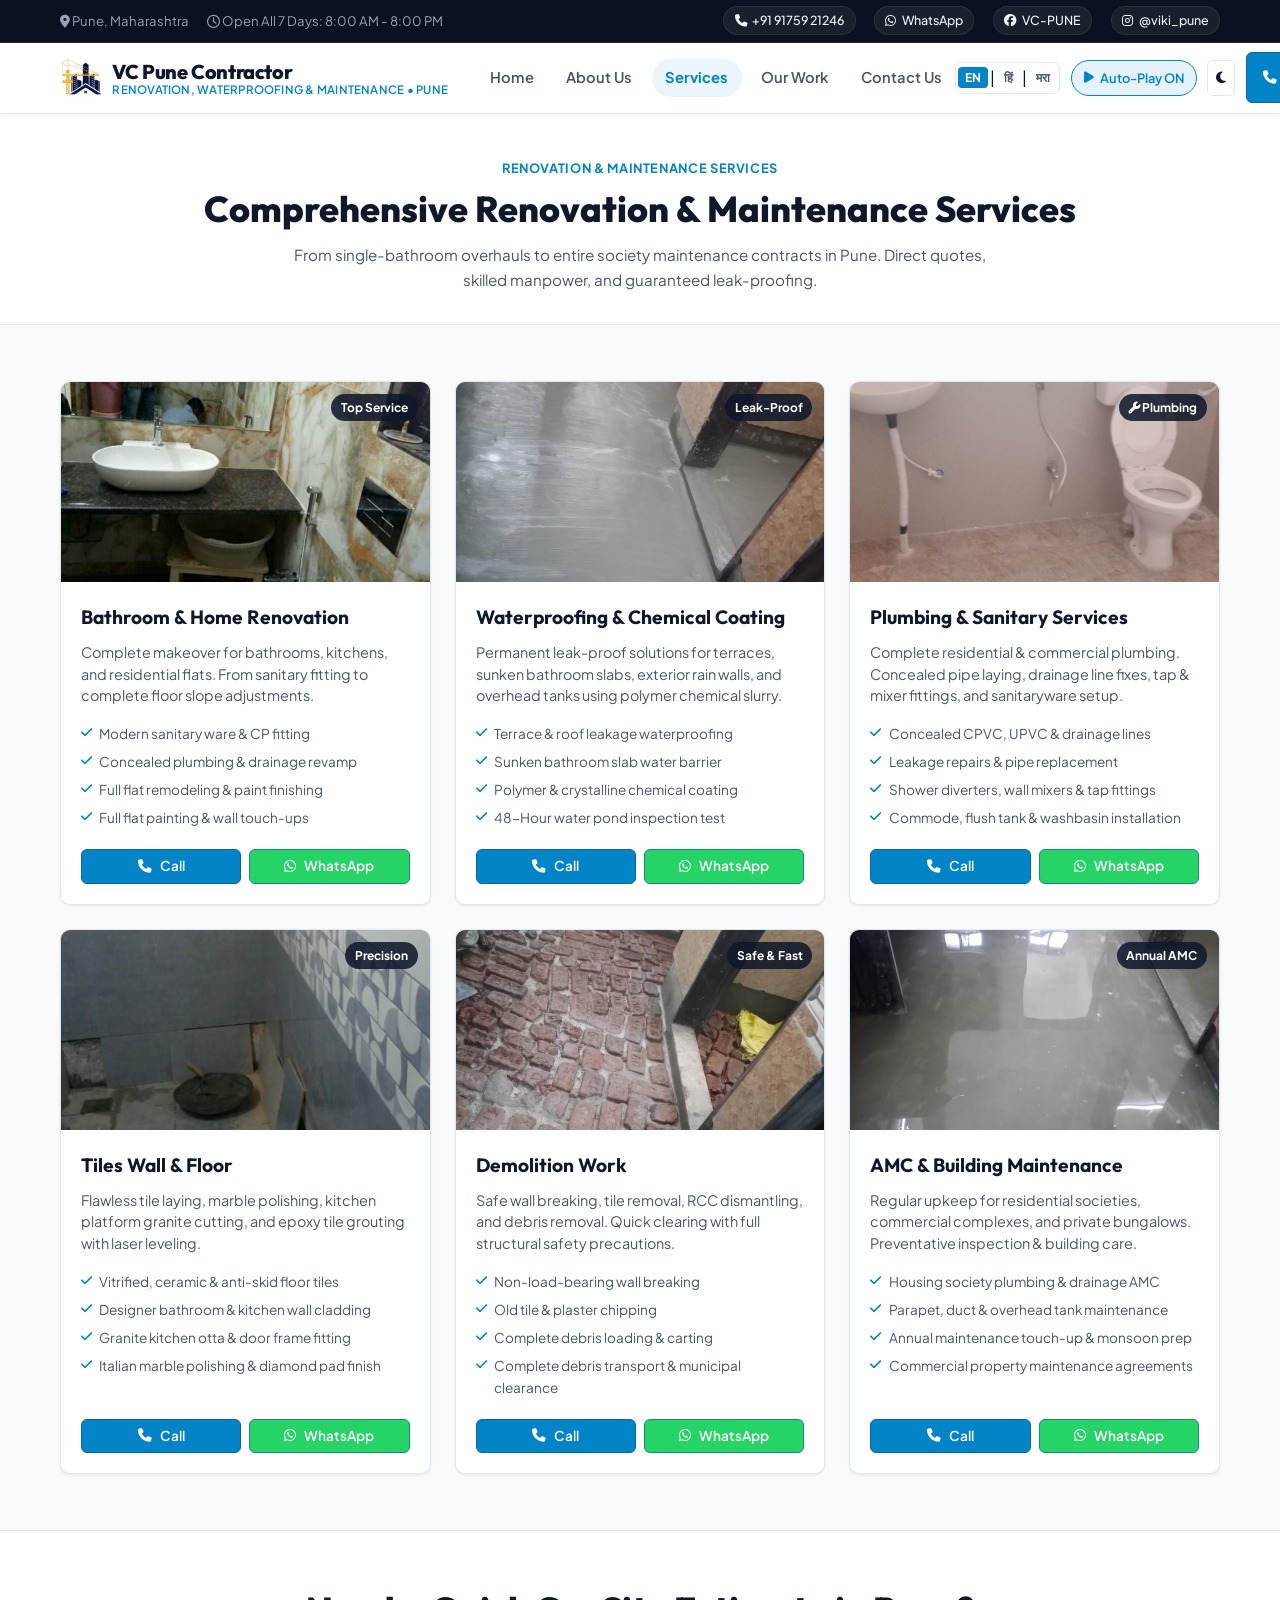
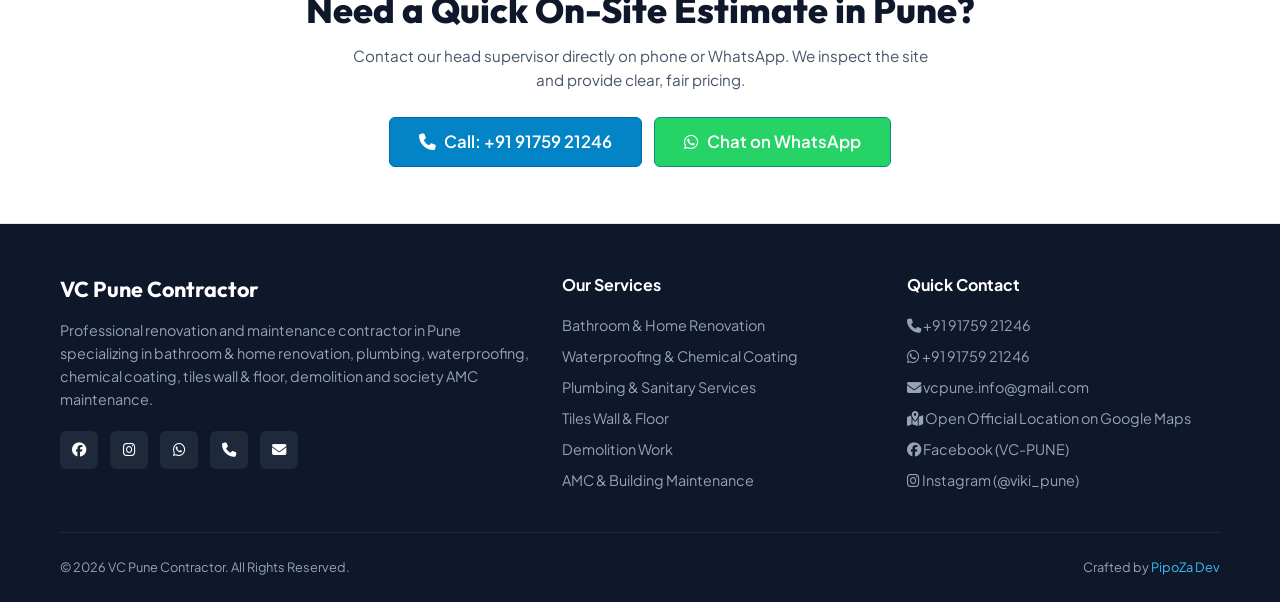
<file: services.html>
<!DOCTYPE html>
<html lang="en" data-theme="light">
<head>
  <meta charset="UTF-8">
  <meta name="viewport" content="width=device-width, initial-scale=1.0">
  <title>VC Pune Contractor | Services</title>
  <link rel="icon" type="image/png" href="VC_Construction_LOGO.png">
  <link rel="apple-touch-icon" href="VC_Construction_LOGO.png">
  <meta name="description" content="Renovation, waterproofing & maintenance services in Pune by VC Pune Contractor: Bathroom & Home Renovation, Plumbing, Waterproofing, Chemical Coating, Tiles, Demolition & Building AMC. Call +91 91759 21246.">
  
  <link rel="stylesheet" href="https://cdnjs.cloudflare.com/ajax/libs/font-awesome/6.5.1/css/all.min.css">
  <link rel="stylesheet" href="style.css">
</head>
<body>

  <!-- Top Contact Bar -->
  <div class="top-contact-bar">
    <div class="container">
      <div class="top-contact-left">
        <span class="top-loc"><i class="fa-solid fa-location-dot"></i> <span data-i18n="top_location">Pune, Maharashtra</span></span>
        <span class="top-timing"><i class="fa-regular fa-clock"></i> <span data-i18n="top_timing">Open All 7 Days: 8:00 AM - 8:00 PM</span></span>
      </div>
      <div class="top-contact-right">
        <a href="tel:+919175921246" class="top-btn-call" title="Call VC Pune Contractor">
          <i class="fa-solid fa-phone"></i>
          <span class="top-call-full">+91 91759 21246</span>
          <span class="top-call-short" data-i18n="btn_call_sm">Call</span>
        </a>
        <a href="https://wa.me/919175921246?text=Hi%20VC%20Pune%20Contractor,%20I%20need%20a%20service%20quote" target="_blank" rel="noopener" class="top-btn-wa" title="WhatsApp VC Pune Contractor">
          <i class="fa-brands fa-whatsapp"></i>
          <span data-i18n="whatsapp_quote">WhatsApp</span>
        </a>
        <a href="https://www.facebook.com/people/VC-PUNE/100064082587874/" target="_blank" rel="noopener" class="top-btn-fb" title="Facebook Page"><i class="fa-brands fa-facebook"></i> <span>VC-PUNE</span></a>
        <a href="https://www.instagram.com/viki_pune/" target="_blank" rel="noopener" class="top-btn-insta" title="Instagram Profile"><i class="fa-brands fa-instagram"></i> <span>@viki_pune</span></a>
      </div>
    </div>
  </div>

  <!-- Header -->
  <header class="site-header">
    <div class="container">
      <div class="header-inner">
        <a href="./" class="brand-logo-link">
          <img src="VC_Construction_LOGO.png" alt="VC Pune Contractor Logo" class="brand-logo-img">
          <div class="brand-name-box">
            <span class="brand-title" data-i18n="brand_title">VC Pune Contractor</span>
            <span class="brand-tagline" data-i18n="brand_tagline">Renovation, Waterproofing & Maintenance • Pune</span>
          </div>
        </a>

        <nav class="nav-links">
          <a href="./" class="nav-link" data-i18n="nav_home">Home</a>
          <a href="about" class="nav-link" data-i18n="nav_about">About Us</a>
          <a href="services" class="nav-link active" data-i18n="nav_services">Services</a>
          <a href="projects" class="nav-link" data-i18n="nav_projects">Our Work</a>
          <a href="contact" class="nav-link" data-i18n="nav_contact">Contact Us</a>
        </nav>

        <div class="header-actions">
          <!-- Multi-language Switcher (EN, HI, MR) -->
          <div class="lang-switcher" aria-label="Select Language">
            <button type="button" class="lang-btn active" data-lang="en" title="English">EN</button>
            <span class="lang-sep">|</span>
            <button type="button" class="lang-btn" data-lang="hi" title="हिंदी">हिं</button>
            <span class="lang-sep">|</span>
            <button type="button" class="lang-btn" data-lang="mr" title="मराठी">मरा</button>
          </div>

          <!-- Stop / Start Video Auto-Play Toggle -->
          <button type="button" class="autoplay-nav-btn active" id="autoplayToggleBtn" aria-label="Toggle Auto-Play Videos" title="Auto-Play Videos: ON (Click to Stop)">
            <i class="fa-solid fa-play"></i>
            <span class="nav-autoplay-text" data-i18n="autoplay_on">Auto-Play ON</span>
          </button>

          <!-- Theme Toggle (Auto / Dark / Light) -->
          <button type="button" class="theme-toggle-btn" aria-label="Toggle Dark/Light Mode" title="Toggle Mode">
            <i class="fa-solid fa-moon"></i>
          </button>
          
          <a href="tel:+919175921246" class="btn btn-phone btn-sm">
            <i class="fa-solid fa-phone"></i>
            <span data-i18n="btn_call_now">Call Now</span>
          </a>
          
          <button type="button" class="mobile-menu-btn" aria-label="Open Navigation Menu">
            <i class="fa-solid fa-bars"></i>
          </button>
        </div>
      </div>
    </div>

    <!-- Mobile Drawer -->
    <div class="mobile-nav-drawer">
      <a href="./" class="nav-link" data-i18n="nav_home">Home</a>
      <a href="about" class="nav-link" data-i18n="nav_about">About Us</a>
      <a href="services" class="nav-link active" data-i18n="nav_services">Services</a>
      <a href="projects" class="nav-link" data-i18n="nav_projects">Our Work</a>
      <a href="contact" class="nav-link" data-i18n="nav_contact">Contact Us</a>

      <!-- Mobile Language Switcher Group -->
      <div class="mobile-lang-box">
        <span class="mobile-lang-title">Choose Language / भाषा निवडा:</span>
        <div class="mobile-lang-group">
          <button type="button" class="lang-btn active" data-lang="en">English</button>
          <button type="button" class="lang-btn" data-lang="hi">हिंदी</button>
          <button type="button" class="lang-btn" data-lang="mr">मराठी</button>
        </div>
      </div>

      <!-- Mobile Video Auto-Play Toggle Option -->
      <div class="mobile-autoplay-box">
        <span class="mobile-autoplay-title" data-i18n="mobile_autoplay_title">Video Auto-Play on Scroll:</span>
        <button type="button" class="mobile-autoplay-btn active" id="mobileAutoplayBtn" aria-label="Toggle Auto-Play Videos">
          <span style="display: flex; align-items: center; gap: 0.6rem;">
            <i class="fa-solid fa-circle-play"></i>
            <span class="mobile-autoplay-label" data-i18n="autoplay_on">Auto-Play ON</span>
          </span>
          <span class="mobile-autoplay-pill-badge" data-i18n="btn_toggle_pill">Tap to Toggle</span>
        </button>
      </div>

      <div class="mobile-drawer-actions">
        <a href="tel:+919175921246" class="btn btn-phone btn-full"><i class="fa-solid fa-phone"></i> <span data-i18n="call_phone_number">Call 9175921246</span></a>
        <a href="https://wa.me/919175921246?text=Hi%20VC%20Contractor,%20I%20need%20a%20quote" class="btn btn-whatsapp btn-full"><i class="fa-brands fa-whatsapp"></i> <span data-i18n="whatsapp_quote">WhatsApp</span></a>
      </div>
    </div>
  </header>

  <!-- Page Header -->
  <section class="section" style="padding: 2.5rem 0 2rem; background: var(--bg-surface); border-bottom: 1px solid var(--border-color);">
    <div class="container text-center" style="text-align: center;">
      <span class="section-tag" data-i18n="services_page_tag">Renovation & Maintenance Services</span>
      <h1 class="section-title" data-i18n="services_page_title">Comprehensive Renovation & Maintenance Services</h1>
      <p class="section-desc" style="max-width: 700px; margin: 0 auto;" data-i18n="services_page_desc">
        From single-bathroom overhauls to entire society maintenance contracts in Pune. Direct quotes, skilled manpower, and guaranteed leak-proofing.
      </p>
    </div>
  </section>

  <!-- Detailed Services Section -->
  <section class="section">
    <div class="container">
      <div class="services-grid">

        <!-- 1. Bathroom & Home Renovation -->
        <div class="service-card">
          <div class="service-img-wrap">
            <img src="work-completed-renovation.jpg" alt="Bathroom & Home Renovation in Pune">
            <span class="service-badge" data-i18n="badge_top_service">Top Service</span>
          </div>
          <div class="service-content">
            <h2 class="service-title" data-i18n="service_1_title">1. Bathroom & Home Renovation</h2>
            <p class="service-desc" data-i18n="service_1_desc">Complete modernization of outdated bathrooms, kitchens, and apartments. We take care of dismantling, plumbing redesign, slope correction, and luxury tile installation.</p>
            <ul class="service-points">
              <li><i class="fa-solid fa-check"></i> <span data-i18n="service_1_p1">Modern sanitary ware & CP fitting</span></li>
              <li><i class="fa-solid fa-check"></i> <span data-i18n="service_1_p2">Concealed plumbing & drainage revamp</span></li>
              <li><i class="fa-solid fa-check"></i> <span data-i18n="service_1_p3">Full flat remodeling & paint finishing</span></li>
              <li><i class="fa-solid fa-check"></i> <span data-i18n="service_1_p4">Full flat painting & wall touch-ups</span></li>
            </ul>
            <div class="service-actions">
              <a href="tel:+919175921246" class="btn btn-phone btn-sm"><i class="fa-solid fa-phone"></i> <span data-i18n="btn_call_sm">Call</span></a>
              <a href="https://wa.me/919175921246?text=Hi%20VC%20Contractor,%20I%20want%20to%20inquire%20about%20Bathroom%20&%20Home%20Renovation" target="_blank" rel="noopener" class="btn btn-whatsapp btn-sm"><i class="fa-brands fa-whatsapp"></i> <span data-i18n="whatsapp_quote">WhatsApp</span></a>
            </div>
          </div>
        </div>

        <!-- 2. Waterproofing & Chemical Coating -->
        <div class="service-card">
          <div class="service-img-wrap">
            <img src="work-waterproof-coating.jpg" alt="Waterproofing and Chemical Coating Contractors Pune">
            <span class="service-badge" data-i18n="badge_leak_proof">Leak-Proof</span>
          </div>
          <div class="service-content">
            <h2 class="service-title" data-i18n="service_2_title">2. Waterproofing & Chemical Coating</h2>
            <p class="service-desc" data-i18n="service_2_desc">Permanent leak-proof solutions for terraces, sunken bathroom slabs, exterior rain walls, and overhead tanks using polymer chemical slurry.</p>
            <ul class="service-points">
              <li><i class="fa-solid fa-check"></i> <span data-i18n="service_2_p1">Terrace & roof leakage waterproofing</span></li>
              <li><i class="fa-solid fa-check"></i> <span data-i18n="service_2_p2">Sunken bathroom slab water barrier</span></li>
              <li><i class="fa-solid fa-check"></i> <span data-i18n="service_2_p3">Polymer & crystalline chemical coating</span></li>
              <li><i class="fa-solid fa-check"></i> <span data-i18n="service_2_p4">48-Hour water pond inspection test</span></li>
            </ul>
            <div class="service-actions">
              <a href="tel:+919175921246" class="btn btn-phone btn-sm"><i class="fa-solid fa-phone"></i> <span data-i18n="btn_call_sm">Call</span></a>
              <a href="https://wa.me/919175921246?text=Hi%20VC%20Contractor,%20I%20need%20Waterproofing%20and%20Chemical%20Coating%20work" target="_blank" rel="noopener" class="btn btn-whatsapp btn-sm"><i class="fa-brands fa-whatsapp"></i> <span data-i18n="whatsapp_quote">WhatsApp</span></a>
            </div>
          </div>
        </div>

        <!-- 3. Plumbing & Sanitary Services -->
        <div class="service-card">
          <div class="service-img-wrap">
            <img src="work-toilet-renovation.jpg" alt="Plumbing and Sanitary Services Pune">
            <span class="service-badge"><i class="fa-solid fa-wrench"></i> Plumbing</span>
          </div>
          <div class="service-content">
            <h2 class="service-title" data-i18n="service_3_title">3. Plumbing & Sanitary Services</h2>
            <p class="service-desc" data-i18n="service_3_desc">Complete residential & commercial plumbing. Concealed pipe laying, drainage line fixes, tap & mixer fittings, and sanitaryware setup.</p>
            <ul class="service-points">
              <li><i class="fa-solid fa-check"></i> <span data-i18n="service_3_p1">Concealed CPVC, UPVC & drainage lines</span></li>
              <li><i class="fa-solid fa-check"></i> <span data-i18n="service_3_p2">Leakage repairs & pipe replacement</span></li>
              <li><i class="fa-solid fa-check"></i> <span data-i18n="service_3_p3">Shower diverters, wall mixers & tap fittings</span></li>
              <li><i class="fa-solid fa-check"></i> <span data-i18n="service_3_p4">Commode, flush tank & washbasin installation</span></li>
            </ul>
            <div class="service-actions">
              <a href="tel:+919175921246" class="btn btn-phone btn-sm"><i class="fa-solid fa-phone"></i> <span data-i18n="btn_call_sm">Call</span></a>
              <a href="https://wa.me/919175921246?text=Hi%20VC%20Contractor,%20I%20need%20Plumbing%20and%20Sanitary%20work" target="_blank" rel="noopener" class="btn btn-whatsapp btn-sm"><i class="fa-brands fa-whatsapp"></i> <span data-i18n="whatsapp_quote">WhatsApp</span></a>
            </div>
          </div>
        </div>

        <!-- 4. Tiles Wall & Floor -->
        <div class="service-card">
          <div class="service-img-wrap">
            <img src="work-bathroom-tiling.jpg" alt="Tiles Wall and Floor Masonry Pune">
            <span class="service-badge" data-i18n="badge_precision">Precision</span>
          </div>
          <div class="service-content">
            <h2 class="service-title" data-i18n="service_4_title">4. Tiles Wall & Floor</h2>
            <p class="service-desc" data-i18n="service_4_desc">Precision laying of large vitrified floor tiles, designer bathroom wall cladding, kitchen granite counters, and outdoor parking chequered tiles.</p>
            <ul class="service-points">
              <li><i class="fa-solid fa-check"></i> <span data-i18n="service_4_p1">Vitrified, ceramic & anti-skid floor tiles</span></li>
              <li><i class="fa-solid fa-check"></i> <span data-i18n="service_4_p2">Designer bathroom & kitchen wall cladding</span></li>
              <li><i class="fa-solid fa-check"></i> <span data-i18n="service_4_p3">Granite kitchen otta & door frame fitting</span></li>
              <li><i class="fa-solid fa-check"></i> <span data-i18n="service_4_p4">Italian marble polishing & diamond pad finish</span></li>
            </ul>
            <div class="service-actions">
              <a href="tel:+919175921246" class="btn btn-phone btn-sm"><i class="fa-solid fa-phone"></i> <span data-i18n="btn_call_sm">Call</span></a>
              <a href="https://wa.me/919175921246?text=Hi%20VC%20Contractor,%20I%20need%20Tile%20Laying%20(Wall%20&%20Floor)%20quote" target="_blank" rel="noopener" class="btn btn-whatsapp btn-sm"><i class="fa-brands fa-whatsapp"></i> <span data-i18n="whatsapp_quote">WhatsApp</span></a>
            </div>
          </div>
        </div>

        <!-- 5. Demolition Work -->
        <div class="service-card">
          <div class="service-img-wrap">
            <img src="work-brick-coba.jpg" alt="Demolition Work and Debris Removal Pune">
            <span class="service-badge" data-i18n="badge_safe_fast">Safe & Fast</span>
          </div>
          <div class="service-content">
            <h2 class="service-title" data-i18n="service_5_title">5. Demolition Work</h2>
            <p class="service-desc" data-i18n="service_5_desc">Safe, controlled interior demolition for renovation projects. Wall breaking, RCC cutting, floor tile chipping, and prompt debris carting with zero mess left behind.</p>
            <ul class="service-points">
              <li><i class="fa-solid fa-check"></i> <span data-i18n="service_5_p1">Non-load-bearing wall breaking</span></li>
              <li><i class="fa-solid fa-check"></i> <span data-i18n="service_5_p2">Old tile & plaster chipping</span></li>
              <li><i class="fa-solid fa-check"></i> <span data-i18n="service_5_p3">Complete debris loading & carting</span></li>
              <li><i class="fa-solid fa-check"></i> <span data-i18n="service_5_p4">Complete debris transport & municipal clearance</span></li>
            </ul>
            <div class="service-actions">
              <a href="tel:+919175921246" class="btn btn-phone btn-sm"><i class="fa-solid fa-phone"></i> <span data-i18n="btn_call_sm">Call</span></a>
              <a href="https://wa.me/919175921246?text=Hi%20VC%20Contractor,%20I%20need%20Demolition%20Work%20and%20Debris%20Carting" target="_blank" rel="noopener" class="btn btn-whatsapp btn-sm"><i class="fa-brands fa-whatsapp"></i> <span data-i18n="whatsapp_quote">WhatsApp</span></a>
            </div>
          </div>
        </div>

        <!-- 6. AMC & Building Maintenance & Service -->
        <div class="service-card">
          <div class="service-img-wrap">
            <img src="work-pond-testing.jpg" alt="Housing Society AMC and Building Maintenance Pune">
            <span class="service-badge" data-i18n="badge_annual_amc">Annual AMC</span>
          </div>
          <div class="service-content">
            <h2 class="service-title" data-i18n="service_6_title">6. AMC & Building Maintenance</h2>
            <p class="service-desc" data-i18n="service_6_desc">Annual maintenance contracts for housing societies, commercial buildings, and bungalows. Routine inspection, monsoon prep, and priority emergency repairs.</p>
            <ul class="service-points">
              <li><i class="fa-solid fa-check"></i> <span data-i18n="service_6_p1">Housing society plumbing & drainage AMC</span></li>
              <li><i class="fa-solid fa-check"></i> <span data-i18n="service_6_p2">Parapet, duct & overhead tank maintenance</span></li>
              <li><i class="fa-solid fa-check"></i> <span data-i18n="service_6_p3">Annual maintenance touch-up & monsoon prep</span></li>
              <li><i class="fa-solid fa-check"></i> <span data-i18n="service_6_p4">Commercial property maintenance agreements</span></li>
            </ul>
            <div class="service-actions">
              <a href="tel:+919175921246" class="btn btn-phone btn-sm"><i class="fa-solid fa-phone"></i> <span data-i18n="btn_call_sm">Call</span></a>
              <a href="https://wa.me/919175921246?text=Hi%20VC%20Contractor,%20I%20need%20Housing%20Society%20AMC%20details" target="_blank" rel="noopener" class="btn btn-whatsapp btn-sm"><i class="fa-brands fa-whatsapp"></i> <span data-i18n="whatsapp_quote">WhatsApp</span></a>
            </div>
          </div>
        </div>

      </div>
    </div>
  </section>

  <!-- Clean Bottom CTA Banner -->
  <section class="section section-light" style="text-align: center;">
    <div class="container">
      <h2 class="section-title" data-i18n="services_cta_title">Need a Quick On-Site Estimate in Pune?</h2>
      <p class="section-desc" style="max-width: 600px; margin: 0 auto 1.5rem;" data-i18n="services_cta_desc">
        Contact our head supervisor directly on phone or WhatsApp. We inspect the site and provide clear, fair pricing.
      </p>
      <div style="display: flex; justify-content: center; flex-wrap: wrap; gap: 0.75rem;">
        <a href="tel:+919175921246" class="btn btn-phone btn-lg"><i class="fa-solid fa-phone"></i> <span data-i18n="hero_call_btn">Call: +91 91759 21246</span></a>
        <a href="https://wa.me/919175921246?text=Hi%20VC%20Contractor,%20I%20need%20a%20site%20visit%20and%20quotation" target="_blank" rel="noopener" class="btn btn-whatsapp btn-lg"><i class="fa-brands fa-whatsapp"></i> <span data-i18n="btn_chat_whatsapp">Chat on WhatsApp</span></a>
      </div>
    </div>
  </section>

  <!-- Footer -->
  <footer class="site-footer">
    <div class="container">
      <div class="footer-grid">
        <div class="footer-brand">
          <h3 data-i18n="footer_brand_title">VC Pune Contractor</h3>
          <p data-i18n="footer_brand_desc">
            Reliable renovation and maintenance contractor in Pune. Bathroom & home renovation, plumbing, waterproofing, chemical coating, tiles wall & floor, demolition and society AMC maintenance.
          </p>
          <div class="footer-social-links">
            <a href="https://www.facebook.com/people/VC-PUNE/100064082587874/" target="_blank" rel="noopener" class="social-btn" title="Facebook"><i class="fa-brands fa-facebook"></i></a>
            <a href="https://www.instagram.com/viki_pune/" target="_blank" rel="noopener" class="social-btn" title="Instagram"><i class="fa-brands fa-instagram"></i></a>
            <a href="https://wa.me/919175921246" target="_blank" rel="noopener" class="social-btn" title="WhatsApp"><i class="fa-brands fa-whatsapp"></i></a>
            <a href="tel:+919175921246" class="social-btn" title="Call"><i class="fa-solid fa-phone"></i></a>
            <a href="mailto:vcpune.info@gmail.com" class="social-btn" title="Email"><i class="fa-solid fa-envelope"></i></a>
          </div>
        </div>

        <div class="footer-col">
          <h4 data-i18n="footer_our_services">Our Services</h4>
          <div class="footer-links">
            <a href="services" data-i18n="service_1_title">Bathroom & Home Renovation</a>
            <a href="services" data-i18n="service_2_title">Waterproofing & Chemical Coating</a>
            <a href="services" data-i18n="service_3_title">Plumbing & Sanitary Services</a>
            <a href="services" data-i18n="service_4_title">Tiles Wall & Floor</a>
            <a href="services" data-i18n="service_5_title">Demolition Work</a>
            <a href="services" data-i18n="service_6_title">AMC & Building Maintenance</a>
          </div>
        </div>

        <div class="footer-col">
          <h4 data-i18n="footer_quick_contact">Quick Contact</h4>
          <div class="footer-links">
            <a href="tel:+919175921246"><i class="fa-solid fa-phone"></i> +91 91759 21246</a>
            <a href="https://wa.me/919175921246" target="_blank" rel="noopener"><i class="fa-brands fa-whatsapp"></i> +91 91759 21246</a>
            <a href="mailto:vcpune.info@gmail.com"><i class="fa-solid fa-envelope"></i> vcpune.info@gmail.com</a>
            <a href="https://maps.app.goo.gl/RcjqBKXySUPAQXov6" target="_blank" rel="noopener"><i class="fa-solid fa-map-location-dot"></i> <span data-i18n="btn_open_maps">Google Maps Location</span></a>
            <a href="https://www.facebook.com/people/VC-PUNE/100064082587874/" target="_blank" rel="noopener"><i class="fa-brands fa-facebook"></i> Facebook (VC-PUNE)</a>
            <a href="https://www.instagram.com/viki_pune/" target="_blank" rel="noopener"><i class="fa-brands fa-instagram"></i> Instagram (@viki_pune)</a>
          </div>
        </div>
      </div>

      <div class="footer-bottom">
        <div>
          <span data-i18n="footer_copyright">© 2026 VC Pune Contractor. All Rights Reserved.</span>
        </div>
        <div>
          <span data-i18n="footer_crafted">Crafted by</span> <a href="https://pipoza.s.gy/pipoza.in" target="_blank" rel="noopener">PipoZa Dev</a>
        </div>
      </div>
    </div>
  </footer>

  <!-- Sticky Mobile Bottom Bar -->
  <div class="mobile-bottom-bar">
    <a href="tel:+919175921246" class="mobile-btn-call">
      <i class="fa-solid fa-phone"></i>
      <span data-i18n="dock_call">Call Now</span>
    </a>
    <a href="https://wa.me/919175921246?text=Hi%20VC%20Pune%20Contractor,%20I%20need%20a%20quote" target="_blank" rel="noopener" class="mobile-btn-whatsapp">
      <i class="fa-brands fa-whatsapp"></i>
      <span data-i18n="dock_whatsapp">WhatsApp</span>
    </a>
    <a href="https://maps.app.goo.gl/RcjqBKXySUPAQXov6" target="_blank" rel="noopener" class="mobile-btn-map">
      <i class="fa-solid fa-location-dot"></i>
      <span data-i18n="dock_location">Location</span>
    </a>
  </div>

  <script src="translations.js"></script>
  <script src="main.js"></script>
</body>
</html>
</file>
<file: style.css>
/* ==========================================================================
   VC PUNE CONTRACTOR - RENOVATION, WATERPROOFING & MAINTENANCE SERVICES STYLESHEET
   Clean, Minimalist, Fast-Loading, Mobile-Optimized
   Contact: +91 91759 21246 | WhatsApp: +91 91759 21246 | vcpune.info@gmail.com
   ========================================================================== */

@import url('https://fonts.googleapis.com/css2?family=Mukta:wght@400;500;600;700;800&family=Outfit:wght@500;600;700;800&family=Plus+Jakarta+Sans:wght@400;500;600;700;800&display=swap');

/* --- CSS VARIABLES & THEMES --- */
:root {
  --primary-color: #0284c7;
  --primary-dark: #0369a1;
  --primary-light: #38bdf8;
  --accent-color: #f59e0b;
  --accent-dark: #d97706;
  --whatsapp-color: #25D366;
  --whatsapp-dark: #128C7E;
  
  --bg-page: #f8fafc;
  --bg-surface: #ffffff;
  --bg-card: #ffffff;
  --bg-card-hover: #f1f5f9;
  --bg-header: #ffffff;
  --bg-footer: #0f172a;
  
  --text-main: #0f172a;
  --text-secondary: #475569;
  --text-muted: #64748b;
  --text-white: #ffffff;
  
  --border-color: #e2e8f0;
  --border-focus: #0284c7;
  
  --shadow-sm: 0 1px 3px rgba(0, 0, 0, 0.08);
  --shadow-md: 0 4px 6px -1px rgba(0, 0, 0, 0.08), 0 2px 4px -2px rgba(0, 0, 0, 0.06);
  --shadow-lg: 0 10px 15px -3px rgba(0, 0, 0, 0.08), 0 4px 6px -4px rgba(0, 0, 0, 0.04);
  
  --radius-sm: 6px;
  --radius-md: 10px;
  --radius-lg: 14px;
  --radius-full: 9999px;
  
  --font-heading: 'Outfit', sans-serif;
  --font-body: 'Plus Jakarta Sans', sans-serif;
}

[data-theme="dark"], [data-mode="dark"] {
  --bg-page: #0f172a;
  --bg-surface: #1e293b;
  --bg-card: #1e293b;
  --bg-card-hover: #334155;
  --bg-header: #0f172a;
  --bg-footer: #020617;
  
  --text-main: #f8fafc;
  --text-secondary: #94a3b8;
  --text-muted: #64748b;
  
  --border-color: #334155;
  --border-focus: #38bdf8;
  
  --shadow-sm: 0 1px 3px rgba(0, 0, 0, 0.3);
  --shadow-md: 0 4px 6px -1px rgba(0, 0, 0, 0.3);
  --shadow-lg: 0 10px 20px -3px rgba(0, 0, 0, 0.4);
}

/* --- RESET & GLOBAL SETTINGS --- */
*, *::before, *::after {
  box-sizing: border-box;
  margin: 0;
  padding: 0;
}

html {
  font-size: 16px;
  scroll-behavior: smooth;
  -webkit-text-size-adjust: 100%;
}

body {
  font-family: var(--font-body);
  background-color: var(--bg-page);
  color: var(--text-main);
  line-height: 1.6;
  -webkit-font-smoothing: antialiased;
  padding-bottom: 70px; /* Space for mobile sticky bottom contact dock */
}

@media (min-width: 992px) {
  body {
    padding-bottom: 0;
  }
}

img {
  max-width: 100%;
  height: auto;
  display: block;
}

a {
  color: inherit;
  text-decoration: none;
  transition: color 0.15s ease, background-color 0.15s ease;
}

button {
  font-family: inherit;
  cursor: pointer;
  border: none;
  background: none;
}

ul {
  list-style: none;
}

/* --- CONTAINER & GRID --- */
.container {
  width: 100%;
  max-width: 1200px;
  margin: 0 auto;
  padding: 0 1.25rem;
}

/* --- BUTTONS --- */
.btn {
  display: inline-flex;
  align-items: center;
  justify-content: center;
  gap: 0.5rem;
  padding: 0.75rem 1.4rem;
  font-size: 0.95rem;
  font-weight: 600;
  border-radius: var(--radius-sm);
  text-align: center;
  cursor: pointer;
  transition: all 0.15s ease;
  line-height: 1.2;
}

.btn-primary {
  background-color: var(--primary-color);
  color: #ffffff !important;
  border: 1px solid var(--primary-dark);
}

.btn-primary:hover {
  background-color: var(--primary-dark);
}

.btn-whatsapp {
  background-color: var(--whatsapp-color);
  color: #ffffff !important;
  border: 1px solid var(--whatsapp-dark);
}

.btn-whatsapp:hover {
  background-color: var(--whatsapp-dark);
}

.btn-phone {
  background-color: #0284c7;
  color: #ffffff !important;
  border: 1px solid #0369a1;
}

.btn-phone:hover {
  background-color: #0369a1;
}

.btn-outline {
  background-color: transparent;
  color: var(--text-main);
  border: 1px solid var(--border-color);
}

.btn-outline:hover {
  background-color: var(--bg-card-hover);
  border-color: var(--primary-color);
}

.btn-sm {
  padding: 0.5rem 1rem;
  font-size: 0.85rem;
}

.btn-lg {
  padding: 0.9rem 1.8rem;
  font-size: 1.05rem;
}

.btn-full {
  width: 100%;
}

/* --- TOP NOTICE / CONTACT BAR --- */
.top-contact-bar {
  background-color: #0b1120;
  color: #94a3b8;
  font-size: 0.82rem;
  padding: 0.4rem 0;
  border-bottom: 1px solid #1e293b;
  position: relative;
  z-index: 1001;
}

.top-contact-bar .container {
  display: flex;
  justify-content: space-between;
  align-items: center;
  gap: 1rem;
}

.top-contact-bar a {
  color: #f1f5f9;
  display: inline-flex;
  align-items: center;
  gap: 0.35rem;
  transition: all 0.2s ease;
  text-decoration: none;
}

.top-contact-bar a:hover {
  color: var(--primary-light);
}

.top-contact-left, .top-contact-right {
  display: flex;
  align-items: center;
  gap: 1.15rem;
}

.top-btn-call, .top-btn-wa, .top-btn-fb, .top-btn-insta {
  padding: 0.22rem 0.65rem;
  border-radius: var(--radius-full);
  background: rgba(255, 255, 255, 0.06);
  font-size: 0.78rem;
  font-weight: 500;
  border: 1px solid rgba(255, 255, 255, 0.08);
  white-space: nowrap;
}

.top-btn-call:hover {
  background: rgba(2, 132, 199, 0.25);
  border-color: #0284c7;
  color: #38bdf8;
}

.top-btn-wa:hover {
  background: rgba(37, 211, 102, 0.2);
  border-color: #25d366;
  color: #4ade80;
}

.top-btn-fb:hover {
  background: rgba(24, 119, 242, 0.25);
  border-color: #1877f2;
  color: #60a5fa;
}

.top-btn-insta:hover {
  background: rgba(225, 48, 108, 0.25);
  border-color: #e1306c;
  color: #f472b6;
}

.top-call-short {
  display: none;
}

/* --- MAIN NAVBAR --- */
:root {
  --header-height: 70px;
}

.site-header {
  position: sticky;
  top: 0;
  z-index: 1000;
  background-color: var(--bg-header);
  border-bottom: 1px solid var(--border-color);
  box-shadow: 0 1px 3px rgba(0, 0, 0, 0.04), 0 1px 2px rgba(0, 0, 0, 0.02);
  backdrop-filter: blur(12px);
  -webkit-backdrop-filter: blur(12px);
  transition: background-color 0.2s ease, border-color 0.2s ease, box-shadow 0.2s ease;
}

[data-theme="light"] .site-header {
  background-color: rgba(255, 255, 255, 0.94);
}

[data-theme="dark"] .site-header,
[data-mode="dark"] .site-header {
  background-color: rgba(15, 23, 42, 0.94);
}

.header-inner {
  display: flex;
  align-items: center;
  justify-content: space-between;
  height: var(--header-height);
}

.brand-logo-link {
  display: flex;
  align-items: center;
  gap: 0.65rem;
  text-decoration: none;
  flex-shrink: 0;
}

.brand-logo-img {
  width: 42px;
  height: 42px;
  object-fit: contain;
  border-radius: var(--radius-sm);
  transition: transform 0.2s ease;
}

.brand-logo-link:hover .brand-logo-img {
  transform: scale(1.05);
}

.brand-name-box {
  display: flex;
  flex-direction: column;
  justify-content: center;
  line-height: 1.15;
}

.brand-title {
  font-family: var(--font-heading);
  font-size: 1.25rem;
  font-weight: 800;
  color: var(--text-main);
  letter-spacing: -0.02em;
  white-space: nowrap;
}

.brand-tagline {
  font-size: 0.72rem;
  font-weight: 600;
  color: var(--primary-color);
  letter-spacing: 0.02em;
  text-transform: uppercase;
  white-space: nowrap;
}

.nav-links {
  display: none;
  align-items: center;
  gap: 0.35rem;
  margin: 0 auto 0 1.75rem;
}

.nav-link {
  font-size: 0.92rem;
  font-weight: 600;
  color: var(--text-secondary);
  padding: 0.45rem 0.85rem;
  border-radius: var(--radius-full);
  position: relative;
  transition: all 0.2s ease;
  white-space: nowrap;
}

.nav-link:hover {
  color: var(--primary-color);
  background-color: var(--bg-card-hover);
}

.nav-link.active {
  color: var(--primary-color);
  background-color: rgba(2, 132, 199, 0.08);
  font-weight: 700;
}

[data-theme="dark"] .nav-link.active {
  background-color: rgba(56, 189, 248, 0.12);
  color: #38bdf8;
}

.header-actions {
  display: flex;
  align-items: center;
  gap: 0.65rem;
  margin-left: auto;
}

.mobile-menu-btn {
  display: inline-flex;
  align-items: center;
  justify-content: center;
  width: 38px;
  height: 38px;
  font-size: 1.15rem;
  color: var(--text-main);
  border: 1px solid var(--border-color);
  border-radius: var(--radius-sm);
  background: var(--bg-surface);
  transition: all 0.2s ease;
  cursor: pointer;
}

.mobile-menu-btn:hover {
  background-color: var(--bg-card-hover);
  border-color: var(--primary-color);
}

@media (min-width: 992px) {
  .nav-links {
    display: flex;
  }
  .mobile-menu-btn {
    display: none;
  }
}

/* --- BACKDROP OVERLAY FOR MOBILE DRAWER --- */
.nav-backdrop {
  position: fixed;
  top: 0;
  left: 0;
  width: 100vw;
  height: 100vh;
  background: rgba(0, 0, 0, 0.45);
  backdrop-filter: blur(2px);
  -webkit-backdrop-filter: blur(2px);
  z-index: 998;
  opacity: 0;
  visibility: hidden;
  transition: opacity 0.25s ease, visibility 0.25s ease;
  pointer-events: none;
}

.nav-backdrop.is-active {
  opacity: 1;
  visibility: visible;
  pointer-events: auto;
}

body.nav-drawer-open {
  overflow: hidden;
}

/* --- MOBILE DRAWER --- */
.mobile-nav-drawer {
  position: fixed;
  top: var(--header-height);
  left: 0;
  width: 100%;
  max-height: calc(100vh - var(--header-height));
  overflow-y: auto;
  background-color: var(--bg-surface);
  border-bottom: 2px solid var(--primary-color);
  box-shadow: 0 10px 25px -5px rgba(0, 0, 0, 0.15), 0 8px 10px -6px rgba(0, 0, 0, 0.1);
  padding: 1.25rem 1rem 1.75rem 1rem;
  display: flex;
  flex-direction: column;
  gap: 0.4rem;
  z-index: 999;
  opacity: 0;
  visibility: hidden;
  transform: translateY(-8px);
  transition: transform 0.25s cubic-bezier(0.16, 1, 0.3, 1), opacity 0.25s ease, visibility 0.25s ease;
}

.mobile-nav-drawer.is-open {
  opacity: 1;
  visibility: visible;
  transform: translateY(0);
}

@media (min-width: 992px) {
  .mobile-nav-drawer {
    display: none !important;
  }
}

.mobile-nav-drawer .nav-link {
  font-size: 1rem;
  font-weight: 600;
  color: var(--text-main);
  padding: 0.8rem 1rem;
  border-radius: var(--radius-md);
  background: var(--bg-card);
  border: 1px solid var(--border-color);
  margin-bottom: 0.35rem;
  transition: all 0.2s ease;
}

.mobile-nav-drawer .nav-link:hover,
.mobile-nav-drawer .nav-link.active {
  color: var(--primary-color);
  border-color: var(--primary-color);
  background: var(--bg-card-hover);
  border-left: 4px solid var(--primary-color);
  padding-left: 1.25rem;
}

/* --- HERO SECTION --- */
.hero-section {
  padding: 2.5rem 0 3rem;
  background: var(--bg-surface);
  border-bottom: 1px solid var(--border-color);
}

.hero-grid {
  display: grid;
  grid-template-columns: 1fr;
  gap: 2rem;
  align-items: center;
}

@media (min-width: 992px) {
  .hero-grid {
    grid-template-columns: 1.15fr 0.85fr;
    gap: 3rem;
    padding: 2rem 0;
  }
}

.hero-badge {
  display: inline-flex;
  align-items: center;
  gap: 0.4rem;
  background-color: #e0f2fe;
  color: #0369a1;
  font-size: 0.85rem;
  font-weight: 700;
  padding: 0.35rem 0.85rem;
  border-radius: var(--radius-full);
  margin-bottom: 1rem;
}

[data-theme="dark"] .hero-badge, [data-mode="dark"] .hero-badge {
  background-color: #0c4a6e;
  color: #7dd3fc;
}

.hero-title {
  font-family: var(--font-heading);
  font-size: 2.2rem;
  font-weight: 800;
  line-height: 1.2;
  color: var(--text-main);
  margin-bottom: 1rem;
  letter-spacing: -0.02em;
}

@media (min-width: 768px) {
  .hero-title {
    font-size: 2.8rem;
  }
}

.hero-subtitle {
  font-size: 1.05rem;
  color: var(--text-secondary);
  line-height: 1.6;
  margin-bottom: 1.75rem;
}

.hero-cta-group {
  display: flex;
  flex-wrap: wrap;
  gap: 0.75rem;
  margin-bottom: 2rem;
}

.hero-features-list {
  display: grid;
  grid-template-columns: repeat(auto-fit, minmax(140px, 1fr));
  gap: 0.75rem;
}

.hero-feature-item {
  display: flex;
  align-items: center;
  gap: 0.5rem;
  font-size: 0.88rem;
  font-weight: 600;
  color: var(--text-main);
}

.hero-feature-item i {
  color: #10b981;
}

.hero-image-box {
  position: relative;
  border-radius: var(--radius-md);
  overflow: hidden;
  box-shadow: var(--shadow-lg);
  border: 1px solid var(--border-color);
}

.hero-image-box img {
  width: 100%;
  height: 380px;
  object-fit: cover;
}

.hero-floating-badge {
  position: absolute;
  bottom: 1rem;
  left: 1rem;
  right: 1rem;
  background: rgba(15, 23, 42, 0.92);
  color: #ffffff;
  padding: 0.85rem 1rem;
  border-radius: var(--radius-sm);
  display: flex;
  align-items: center;
  justify-content: space-between;
  font-size: 0.85rem;
  font-weight: 600;
}

/* --- QUICK CALL-OUT / TRUST STATS --- */
.stats-banner {
  background-color: var(--bg-surface);
  border-bottom: 1px solid var(--border-color);
  padding: 1.75rem 0;
}

.stats-grid {
  display: grid;
  grid-template-columns: repeat(2, 1fr);
  gap: 1.25rem;
  text-align: center;
}

@media (min-width: 768px) {
  .stats-grid {
    grid-template-columns: repeat(4, 1fr);
  }
}

.stat-item h3 {
  font-family: var(--font-heading);
  font-size: 1.8rem;
  font-weight: 800;
  color: var(--primary-color);
  line-height: 1;
  margin-bottom: 0.35rem;
}

.stat-item p {
  font-size: 0.85rem;
  color: var(--text-secondary);
  font-weight: 600;
}

/* --- SECTION GENERAL STYLES --- */
.section {
  padding: 3.5rem 0;
}

.section-light {
  background-color: var(--bg-surface);
  border-top: 1px solid var(--border-color);
  border-bottom: 1px solid var(--border-color);
}

.section-header {
  text-align: center;
  max-width: 680px;
  margin: 0 auto 2.5rem;
}

.section-tag {
  display: inline-block;
  font-size: 0.8rem;
  font-weight: 700;
  text-transform: uppercase;
  letter-spacing: 0.05em;
  color: var(--primary-color);
  margin-bottom: 0.5rem;
}

.section-title {
  font-family: var(--font-heading);
  font-size: 1.85rem;
  font-weight: 800;
  color: var(--text-main);
  line-height: 1.25;
  margin-bottom: 0.75rem;
}

@media (min-width: 768px) {
  .section-title {
    font-size: 2.25rem;
  }
}

.section-desc {
  font-size: 0.95rem;
  color: var(--text-secondary);
}

/* --- SERVICES GRID (6 REAL SERVICES) --- */
.services-grid {
  display: grid;
  grid-template-columns: 1fr;
  gap: 1.5rem;
}

@media (min-width: 768px) {
  .services-grid {
    grid-template-columns: repeat(2, 1fr);
  }
}

@media (min-width: 1024px) {
  .services-grid {
    grid-template-columns: repeat(3, 1fr);
  }
}

.service-card {
  background-color: var(--bg-card);
  border: 1px solid var(--border-color);
  border-radius: var(--radius-md);
  overflow: hidden;
  box-shadow: var(--shadow-sm);
  display: flex;
  flex-direction: column;
  transition: transform 0.2s ease, box-shadow 0.2s ease, border-color 0.2s ease;
}

.service-card:hover {
  transform: translateY(-4px);
  box-shadow: var(--shadow-md);
  border-color: var(--primary-color);
}

.service-img-wrap {
  width: 100%;
  height: 200px;
  position: relative;
  overflow: hidden;
  background-color: #e2e8f0;
}

.service-img-wrap img {
  width: 100%;
  height: 100%;
  object-fit: cover;
  transition: transform 0.3s ease;
}

.service-card:hover .service-img-wrap img {
  transform: scale(1.04);
}

.service-badge {
  position: absolute;
  top: 0.75rem;
  right: 0.75rem;
  background-color: rgba(15, 23, 42, 0.85);
  color: #ffffff;
  font-size: 0.75rem;
  font-weight: 700;
  padding: 0.25rem 0.6rem;
  border-radius: var(--radius-full);
}

.service-content {
  padding: 1.25rem;
  display: flex;
  flex-direction: column;
  flex-grow: 1;
}

.service-title {
  font-family: var(--font-heading);
  font-size: 1.2rem;
  font-weight: 700;
  color: var(--text-main);
  margin-bottom: 0.6rem;
}

.service-desc {
  font-size: 0.9rem;
  color: var(--text-secondary);
  margin-bottom: 1rem;
  line-height: 1.5;
}

.service-points {
  margin-bottom: 1.25rem;
  display: flex;
  flex-direction: column;
  gap: 0.4rem;
  flex-grow: 1;
}

.service-points li {
  font-size: 0.85rem;
  color: var(--text-secondary);
  display: flex;
  align-items: flex-start;
  gap: 0.45rem;
}

.service-points li i {
  color: var(--primary-color);
  font-size: 0.8rem;
  margin-top: 0.25rem;
}

.service-actions {
  display: grid;
  grid-template-columns: 1fr 1fr;
  gap: 0.5rem;
  margin-top: auto;
}

/* --- WHY CHOOSE US (INDUSTRIAL TRUST) --- */
.why-grid {
  display: grid;
  grid-template-columns: 1fr;
  gap: 1.5rem;
}

@media (min-width: 768px) {
  .why-grid {
    grid-template-columns: repeat(2, 1fr);
  }
}

@media (min-width: 992px) {
  .why-grid {
    grid-template-columns: repeat(4, 1fr);
  }
}

.why-card {
  background-color: var(--bg-card);
  border: 1px solid var(--border-color);
  border-radius: var(--radius-md);
  padding: 1.5rem;
  box-shadow: var(--shadow-sm);
}

.why-icon {
  width: 48px;
  height: 48px;
  border-radius: var(--radius-sm);
  background-color: #e0f2fe;
  color: var(--primary-color);
  display: flex;
  align-items: center;
  justify-content: center;
  font-size: 1.35rem;
  margin-bottom: 1rem;
}

[data-theme="dark"] .why-icon, [data-mode="dark"] .why-icon {
  background-color: #0c4a6e;
}

.why-title {
  font-family: var(--font-heading);
  font-size: 1.1rem;
  font-weight: 700;
  color: var(--text-main);
  margin-bottom: 0.5rem;
}

.why-desc {
  font-size: 0.88rem;
  color: var(--text-secondary);
  line-height: 1.5;
}

/* --- RECENT WORK GALLERY --- */
.gallery-grid {
  display: grid;
  grid-template-columns: repeat(2, 1fr);
  gap: 1rem;
}

@media (min-width: 768px) {
  .gallery-grid {
    grid-template-columns: repeat(3, 1fr);
    gap: 1.25rem;
  }
}

.gallery-card {
  border-radius: var(--radius-md);
  overflow: hidden;
  background-color: var(--bg-card);
  border: 1px solid var(--border-color);
  box-shadow: var(--shadow-sm);
  display: flex;
  flex-direction: column;
}

.gallery-card img {
  width: 100%;
  height: 190px;
  object-fit: cover;
}

.gallery-info {
  padding: 0.85rem 1rem;
}

.gallery-title {
  font-size: 0.95rem;
  font-weight: 700;
  color: var(--text-main);
  margin-bottom: 0.25rem;
}

.gallery-sub {
  font-size: 0.8rem;
  color: var(--text-muted);
}

/* --- CONTACT & LOCATION SECTION --- */
.contact-section {
  padding: 3.5rem 0;
  background-color: var(--bg-surface);
  border-top: 1px solid var(--border-color);
}

.contact-grid {
  display: grid;
  grid-template-columns: 1fr;
  gap: 2rem;
}

@media (min-width: 992px) {
  .contact-grid {
    grid-template-columns: 1.1fr 0.9fr;
    gap: 3rem;
  }
}

.contact-info-card {
  background-color: var(--bg-card);
  border: 1px solid var(--border-color);
  border-radius: var(--radius-md);
  padding: 1.75rem;
  box-shadow: var(--shadow-sm);
  display: flex;
  flex-direction: column;
  gap: 1.5rem;
}

.contact-item {
  display: flex;
  align-items: flex-start;
  gap: 1rem;
}

.contact-icon {
  width: 44px;
  height: 44px;
  border-radius: var(--radius-sm);
  background-color: #f1f5f9;
  color: var(--primary-color);
  display: flex;
  align-items: center;
  justify-content: center;
  font-size: 1.2rem;
  flex-shrink: 0;
}

.contact-icon-email {
  background-color: rgba(234, 67, 53, 0.12) !important;
  color: #ea4335 !important;
}

[data-theme="dark"] .contact-icon, [data-mode="dark"] .contact-icon {
  background-color: #334155;
}

[data-theme="dark"] .contact-icon-email, [data-mode="dark"] .contact-icon-email {
  background-color: rgba(234, 67, 53, 0.22) !important;
  color: #ff6b6b !important;
}

.contact-text h4 {
  font-size: 0.9rem;
  color: var(--text-muted);
  text-transform: uppercase;
  letter-spacing: 0.04em;
  margin-bottom: 0.25rem;
}

.contact-text p, .contact-text a {
  font-size: 1.05rem;
  font-weight: 700;
  color: var(--text-main);
}

.contact-text a:hover {
  color: var(--primary-color);
}

.direct-buttons-box {
  display: flex;
  flex-direction: column;
  gap: 0.75rem;
}

@media (min-width: 576px) {
  .direct-buttons-box {
    flex-direction: row;
  }
  .direct-buttons-box .btn {
    flex: 1;
  }
}

.map-card {
  position: relative;
  border-radius: var(--radius-md);
  overflow: hidden;
  border: 1px solid var(--border-color);
  box-shadow: var(--shadow-sm);
  display: flex;
  flex-direction: column;
}

.map-card img {
  width: 100%;
  height: 280px;
  object-fit: cover;
}

.landmark-chip {
  position: absolute;
  top: 14px;
  left: 14px;
  background: rgba(15, 23, 42, 0.85);
  color: #ffffff;
  padding: 5px 12px;
  border-radius: var(--radius-full);
  font-size: 0.78rem;
  font-weight: 700;
  backdrop-filter: blur(6px);
  -webkit-backdrop-filter: blur(6px);
  border: 1px solid rgba(255, 255, 255, 0.25);
  display: inline-flex;
  align-items: center;
  gap: 6px;
  z-index: 5;
  box-shadow: 0 4px 12px rgba(0, 0, 0, 0.4);
}

.map-footer {
  padding: 1.25rem;
  background-color: var(--bg-card);
  display: flex;
  align-items: center;
  justify-content: space-between;
  flex-wrap: wrap;
  gap: 0.75rem;
}

/* --- FOOTER --- */
.site-footer {
  background-color: var(--bg-footer);
  color: #94a3b8;
  padding: 3rem 0 1.5rem;
  font-size: 0.9rem;
}

.footer-grid {
  display: grid;
  grid-template-columns: 1fr;
  gap: 2rem;
  margin-bottom: 2.5rem;
}

@media (min-width: 768px) {
  .footer-grid {
    grid-template-columns: 1.5fr 1fr 1fr;
  }
}

.footer-brand h3 {
  font-family: var(--font-heading);
  font-size: 1.35rem;
  color: #ffffff;
  margin-bottom: 0.75rem;
}

.footer-brand p {
  color: #94a3b8;
  line-height: 1.6;
  margin-bottom: 1.25rem;
}

.footer-col h4 {
  font-size: 1rem;
  color: #ffffff;
  margin-bottom: 1rem;
  font-weight: 700;
}

.footer-links {
  display: flex;
  flex-direction: column;
  gap: 0.5rem;
}

.footer-links a {
  color: #94a3b8;
}

.footer-links a:hover {
  color: #38bdf8;
}

.footer-social-links {
  display: flex;
  align-items: center;
  gap: 0.75rem;
}

.social-btn {
  width: 38px;
  height: 38px;
  border-radius: var(--radius-sm);
  background-color: #1e293b;
  color: #ffffff;
  display: flex;
  align-items: center;
  justify-content: center;
  transition: background-color 0.15s ease;
}

.social-btn:hover {
  background-color: var(--primary-color);
}

.footer-bottom {
  padding-top: 1.5rem;
  border-top: 1px solid #1e293b;
  display: flex;
  align-items: center;
  justify-content: space-between;
  flex-wrap: wrap;
  gap: 1rem;
  font-size: 0.8rem;
}

.footer-bottom a {
  color: #38bdf8;
}

/* --- STICKY MOBILE BOTTOM CONTACT BAR --- */
.mobile-bottom-bar {
  position: fixed;
  bottom: 0;
  left: 0;
  width: 100%;
  background-color: var(--bg-surface);
  border-top: 1px solid var(--border-color);
  box-shadow: 0 -4px 10px rgba(0, 0, 0, 0.08);
  display: grid;
  grid-template-columns: 1fr 1fr 1fr;
  padding: 0.5rem;
  gap: 0.5rem;
  z-index: 10000;
}

@media (min-width: 992px) {
  .mobile-bottom-bar {
    display: none;
  }
}

.mobile-bottom-bar a {
  display: flex;
  flex-direction: column;
  align-items: center;
  justify-content: center;
  gap: 0.2rem;
  font-size: 0.75rem;
  font-weight: 700;
  padding: 0.5rem 0.25rem;
  border-radius: var(--radius-sm);
  text-align: center;
  line-height: 1.1;
}

.mobile-bottom-bar a i {
  font-size: 1.15rem;
}

.mobile-btn-call {
  background-color: #0284c7;
  color: #ffffff !important;
}

.mobile-btn-whatsapp {
  background-color: #25D366;
  color: #ffffff !important;
}

.mobile-btn-map {
  background-color: #1e293b;
  color: #ffffff !important;
}

/* --- THEME TOGGLE & AUTOPLAY CONTROLS --- */
.theme-toggle-btn {
  width: 36px;
  height: 36px;
  display: inline-flex;
  align-items: center;
  justify-content: center;
  border-radius: var(--radius-sm);
  border: 1px solid var(--border-color);
  color: var(--text-main);
  background-color: var(--bg-surface);
  transition: all 0.2s ease;
}

.theme-toggle-btn:hover {
  background-color: var(--bg-card-hover);
  border-color: var(--primary-color);
}

.autoplay-nav-btn {
  display: inline-flex;
  align-items: center;
  gap: 0.4rem;
  padding: 0.35rem 0.75rem;
  height: 36px;
  border-radius: var(--radius-full);
  border: 1px solid var(--border-color);
  background: var(--bg-surface);
  color: var(--text-secondary);
  font-size: 0.8rem;
  font-weight: 600;
  cursor: pointer;
  transition: all 0.2s ease;
  white-space: nowrap;
}

.autoplay-nav-btn i {
  font-size: 0.82rem;
  color: var(--text-muted);
  transition: color 0.2s ease;
}

.autoplay-nav-btn:hover {
  background: var(--bg-card-hover);
  border-color: var(--primary-color);
  color: var(--text-main);
}

.autoplay-nav-btn.active {
  border-color: #0284c7;
  background: rgba(2, 132, 199, 0.1);
  color: #0284c7;
}

[data-theme="dark"] .autoplay-nav-btn.active {
  border-color: #38bdf8;
  background: rgba(56, 189, 248, 0.12);
  color: #38bdf8;
}

.autoplay-nav-btn.active i {
  color: #0284c7;
}

[data-theme="dark"] .autoplay-nav-btn.active i {
  color: #38bdf8;
}

.autoplay-nav-btn.is-off {
  border-color: #ef4444;
  background: rgba(239, 68, 68, 0.08);
  color: #ef4444;
}

[data-theme="dark"] .autoplay-nav-btn.is-off {
  border-color: #f87171;
  background: rgba(248, 113, 113, 0.12);
  color: #f87171;
}

.autoplay-nav-btn.is-off i {
  color: #ef4444;
}

[data-theme="dark"] .autoplay-nav-btn.is-off i {
  color: #f87171;
}

/* --- UTILITY HELPERS --- */
.glass-panel, .glass-card {
  background-color: var(--bg-card);
  border: 1px solid var(--border-color);
  border-radius: var(--radius-md);
}

.text-gradient {
  color: var(--primary-color);
}

/* --- DEVANAGARI (HINDI & MARATHI) FONT SUPPORT --- */
body.lang-devanagari {
  font-family: 'Mukta', var(--font-body);
}

body.lang-devanagari .hero-title,
body.lang-devanagari .section-title,
body.lang-devanagari .service-title,
body.lang-devanagari .brand-title {
  font-family: 'Mukta', var(--font-heading);
  letter-spacing: 0;
  line-height: 1.25;
}

/* --- LANGUAGE SWITCHER --- */
.lang-switcher {
  display: inline-flex;
  align-items: center;
  background-color: var(--bg-surface);
  border: 1px solid var(--border-color);
  border-radius: var(--radius-sm);
  padding: 2px;
  gap: 2px;
}

.lang-btn {
  padding: 4px 7px;
  font-size: 0.75rem;
  font-weight: 700;
  border-radius: 4px;
  color: var(--text-secondary);
  transition: all 0.15s ease;
  line-height: 1.1;
  cursor: pointer;
}

.lang-btn:hover {
  color: var(--text-main);
  background-color: var(--bg-card-hover);
}

.lang-btn.active {
  background-color: var(--primary-color);
  color: #ffffff !important;
}

/* Mobile drawer lang box */
.mobile-lang-box {
  display: flex;
  flex-direction: column;
  gap: 0.5rem;
  padding: 0.75rem 0;
  border-top: 1px solid var(--border-color);
  border-bottom: 1px solid var(--border-color);
}

.mobile-lang-title {
  font-size: 0.78rem;
  font-weight: 700;
  color: var(--text-muted);
  text-transform: uppercase;
  letter-spacing: 0.04em;
}

.mobile-lang-group {
  display: grid;
  grid-template-columns: repeat(3, 1fr);
  gap: 0.4rem;
}

.mobile-lang-group .lang-btn {
  padding: 8px 10px;
  font-size: 0.9rem;
  text-align: center;
  border: 1px solid var(--border-color);
  border-radius: var(--radius-sm);
}

/* Mobile drawer autoplay toggle box */
.mobile-autoplay-box {
  display: flex;
  flex-direction: column;
  gap: 0.45rem;
  padding: 0.75rem 0;
  border-bottom: 1px solid var(--border-color);
}

.mobile-autoplay-title {
  font-size: 0.78rem;
  font-weight: 700;
  color: var(--text-muted);
  text-transform: uppercase;
  letter-spacing: 0.04em;
}

.mobile-autoplay-btn {
  display: flex;
  align-items: center;
  justify-content: space-between;
  gap: 0.75rem;
  padding: 0.7rem 0.95rem;
  border-radius: var(--radius-md);
  border: 1px solid var(--border-color);
  background: var(--bg-card);
  color: var(--text-main);
  font-size: 0.95rem;
  font-weight: 600;
  cursor: pointer;
  transition: all 0.2s ease;
  width: 100%;
}

.mobile-autoplay-btn:hover {
  border-color: var(--primary-color);
  background: var(--bg-card-hover);
}

.mobile-autoplay-btn.active {
  background: rgba(2, 132, 199, 0.1);
  border-color: #0284c7;
  color: #0284c7;
}

[data-theme="dark"] .mobile-autoplay-btn.active {
  background: rgba(56, 189, 248, 0.12);
  border-color: #38bdf8;
  color: #38bdf8;
}

.mobile-autoplay-btn.is-off {
  background: rgba(239, 68, 68, 0.08);
  border-color: #ef4444;
  color: #ef4444;
}

[data-theme="dark"] .mobile-autoplay-btn.is-off {
  background: rgba(248, 113, 113, 0.12);
  border-color: #f87171;
  color: #f87171;
}

.mobile-autoplay-pill-badge {
  font-size: 0.72rem;
  padding: 3px 8px;
  border-radius: var(--radius-full);
  background: rgba(2, 132, 199, 0.15);
  color: #0284c7;
  font-weight: 700;
  letter-spacing: 0.02em;
}

[data-theme="dark"] .mobile-autoplay-pill-badge {
  background: rgba(56, 189, 248, 0.2);
  color: #38bdf8;
}

.mobile-autoplay-btn.is-off .mobile-autoplay-pill-badge {
  background: rgba(239, 68, 68, 0.15);
  color: #ef4444;
}

[data-theme="dark"] .mobile-autoplay-btn.is-off .mobile-autoplay-pill-badge {
  background: rgba(248, 113, 113, 0.2);
  color: #f87171;
}

/* --- ENHANCED MOBILE RESPONSIVENESS: TOP BAR & NAVBAR --- */
@media (max-width: 1140px) {
  .autoplay-nav-btn {
    width: 35px;
    padding: 0;
    justify-content: center;
  }
  .autoplay-nav-btn .nav-autoplay-text {
    display: none;
  }
  .nav-links {
    gap: 0.25rem;
    margin-left: 1rem;
  }
  .nav-link {
    padding: 0.4rem 0.65rem;
    font-size: 0.88rem;
  }
}

@media (max-width: 991px) {
  /* Tablets and below: Header height 62px */
  :root {
    --header-height: 62px;
  }

  .site-header .container {
    padding: 0 1rem;
  }

  /* In mobile/tablet: Autoplay toggle and Call Now button hidden from header actions */
  .autoplay-nav-btn {
    display: none !important;
  }

  .header-actions .btn-phone {
    display: none !important;
  }

  .brand-logo-img {
    width: 36px;
    height: 36px;
  }

  .brand-title {
    font-size: 1.15rem;
  }

  .brand-tagline {
    font-size: 0.66rem;
  }
}

@media (max-width: 860px) {
  /* Sleek, Single-Line Top Contact Ribbon on Smaller Devices */
  .top-contact-bar {
    padding: 0.35rem 0;
    font-size: 0.78rem;
  }

  .top-contact-bar .container {
    flex-wrap: nowrap;
    gap: 0.5rem;
    padding: 0 1rem;
  }

  /* Hide verbose timing & social links on small screens to prevent text clumping */
  .top-timing,
  .top-btn-fb,
  .top-btn-insta {
    display: none !important;
  }

  .top-contact-left {
    gap: 0.5rem;
    flex-shrink: 0;
  }

  .top-contact-right {
    gap: 0.45rem;
    margin-left: auto;
  }

  .top-btn-call, .top-btn-wa {
    padding: 0.2rem 0.55rem;
    font-size: 0.74rem;
  }

  .top-call-full {
    display: none !important;
  }

  .top-call-short {
    display: inline !important;
  }
}

@media (max-width: 768px) {
  /* Mobile Navigation Drawer with Smooth Slide & Card Padding */
  .mobile-nav-drawer {
    padding: 1rem 0.85rem 1.5rem 0.85rem;
    gap: 0.35rem;
  }

  .mobile-menu-btn {
    width: 38px;
    height: 38px;
    font-size: 1.15rem;
    border-radius: var(--radius-sm);
  }

  .mobile-drawer-actions {
    display: grid;
    grid-template-columns: 1fr 1fr;
    gap: 0.5rem;
    margin-top: 0.75rem;
  }
}

@media (max-width: 640px) {
  /* Hide verbose tagline below 640px to keep title + controls on one clean line */
  .brand-tagline {
    display: none !important;
  }

  .brand-title {
    font-size: 0.98rem;
    white-space: nowrap;
    letter-spacing: -0.01em;
  }

  .header-actions {
    gap: 0.45rem;
  }

  .lang-switcher {
    padding: 2px;
    border-radius: var(--radius-full);
    display: flex;
    gap: 1px;
    background: var(--bg-card);
    border: 1px solid var(--border-color);
  }

  .lang-btn {
    padding: 3px 6px;
    font-size: 0.72rem;
    min-width: 24px;
    border-radius: var(--radius-full);
  }

  .theme-toggle-btn {
    width: 35px;
    height: 35px;
    font-size: 0.92rem;
  }
}

@media (max-width: 440px) {
  /* Ultra-Narrow Screens (iPhone SE, Small Androids) */
  :root {
    --header-height: 58px;
  }

  .top-contact-bar .container {
    padding: 0 0.75rem;
  }

  .top-btn-call, .top-btn-wa {
    padding: 0.16rem 0.45rem;
    font-size: 0.72rem;
  }

  .site-header .container {
    padding: 0 0.75rem;
  }

  .brand-title {
    font-size: 0.88rem;
    white-space: nowrap;
    letter-spacing: -0.02em;
  }

  .brand-logo-img {
    width: 33px;
    height: 33px;
  }

  .lang-btn {
    padding: 2px 5px;
    font-size: 0.7rem;
    min-width: 22px;
  }

  .theme-toggle-btn {
    width: 33px;
    height: 33px;
    font-size: 0.88rem;
  }

  .mobile-menu-btn {
    width: 35px;
    height: 35px;
    font-size: 1.05rem;
  }
}

@media (max-width: 350px) {
  .top-loc span {
    font-size: 0.72rem;
  }
  .brand-title {
    font-size: 0.80rem;
    letter-spacing: -0.03em;
  }
  .lang-btn {
    padding: 2px 4px;
    font-size: 0.65rem;
  }
}

/* ==========================================================================
   PORTFOLIO FILTER BAR & INTERACTIVE MEDIA CARDS
   ========================================================================== */
.filter-bar {
  display: flex;
  justify-content: center;
  flex-wrap: wrap;
  gap: 0.5rem;
  margin-bottom: 2rem;
}

.filter-btn {
  padding: 0.5rem 1.15rem;
  font-size: 0.88rem;
  font-weight: 600;
  border-radius: var(--radius-full);
  border: 1px solid var(--border-color);
  background: var(--bg-card);
  color: var(--text-secondary);
  cursor: pointer;
  transition: all 0.2s ease;
  user-select: none;
}

.filter-btn:hover {
  border-color: var(--primary-color);
  color: var(--text-main);
}

.filter-btn.active {
  background: var(--primary-color);
  border-color: var(--primary-color);
  color: #ffffff;
  box-shadow: 0 4px 12px rgba(14, 165, 233, 0.3);
}

.gallery-card {
  position: relative;
  cursor: pointer;
}

.gallery-thumb-wrap {
  position: relative;
  width: 100%;
  height: 230px;
  overflow: hidden;
  background-color: #0f172a;
}

.gallery-thumb-wrap img {
  width: 100%;
  height: 100%;
  object-fit: cover;
  transition: transform 0.35s ease;
}

.gallery-card:hover .gallery-thumb-wrap img {
  transform: scale(1.06);
}

.gallery-media-badge {
  position: absolute;
  top: 10px;
  left: 10px;
  padding: 4px 10px;
  border-radius: 4px;
  font-size: 0.72rem;
  font-weight: 700;
  text-transform: uppercase;
  letter-spacing: 0.04em;
  z-index: 2;
  display: flex;
  align-items: center;
  gap: 5px;
  box-shadow: 0 2px 8px rgba(0, 0, 0, 0.35);
}

.gallery-media-badge.badge-video {
  background: rgba(14, 165, 233, 0.95);
  color: #ffffff;
  backdrop-filter: blur(4px);
}

.gallery-media-badge.badge-photo {
  background: rgba(15, 23, 42, 0.85);
  color: #f8fafc;
  backdrop-filter: blur(4px);
}

.gallery-play-btn {
  position: absolute;
  top: 50%;
  left: 50%;
  transform: translate(-50%, -50%);
  width: 50px;
  height: 50px;
  border-radius: 50%;
  background: rgba(15, 23, 42, 0.75);
  border: 2px solid rgba(255, 255, 255, 0.9);
  color: #ffffff;
  display: flex;
  align-items: center;
  justify-content: center;
  font-size: 1.15rem;
  padding-left: 3px;
  z-index: 2;
  transition: all 0.25s ease;
  box-shadow: 0 4px 20px rgba(0, 0, 0, 0.5);
  backdrop-filter: blur(4px);
}

.gallery-card:hover .gallery-play-btn {
  transform: translate(-50%, -50%) scale(1.15);
  background: var(--primary-color);
  border-color: var(--primary-color);
}

/* --- INLINE VIDEO PLAYBACK ON CARD & EXPAND CONTROLS --- */
.gallery-card-video {
  position: absolute;
  inset: 0;
  width: 100%;
  height: 100%;
  object-fit: cover;
  opacity: 0;
  visibility: hidden;
  transition: opacity 0.3s ease, visibility 0.3s ease;
  z-index: 1;
}

.gallery-card.is-video-playing .gallery-card-video {
  opacity: 1;
  visibility: visible;
}

.gallery-card.is-video-playing .gallery-thumb-wrap img {
  opacity: 0;
}

.gallery-card.is-video-playing .gallery-play-btn {
  opacity: 0;
  pointer-events: none;
  transform: translate(-50%, -50%) scale(0.8);
}

.gallery-card:hover.is-video-playing .gallery-play-btn {
  opacity: 0.85;
  pointer-events: auto;
  transform: translate(-50%, -50%) scale(1);
}

.gallery-video-status-pill {
  position: absolute;
  bottom: 10px;
  left: 10px;
  padding: 3px 8px;
  border-radius: var(--radius-full);
  background: rgba(15, 23, 42, 0.8);
  color: #ffffff;
  font-size: 0.72rem;
  font-weight: 600;
  display: none;
  align-items: center;
  gap: 5px;
  z-index: 3;
  backdrop-filter: blur(4px);
  -webkit-backdrop-filter: blur(4px);
  box-shadow: 0 2px 6px rgba(0, 0, 0, 0.4);
  pointer-events: none;
}

.gallery-card.is-video-playing .gallery-video-status-pill {
  display: inline-flex;
}

.gallery-expand-btn {
  position: absolute;
  top: 10px;
  right: 10px;
  width: 34px;
  height: 34px;
  border-radius: var(--radius-sm);
  background: rgba(15, 23, 42, 0.78);
  border: 1px solid rgba(255, 255, 255, 0.3);
  color: #ffffff;
  display: inline-flex;
  align-items: center;
  justify-content: center;
  font-size: 0.85rem;
  z-index: 4;
  cursor: pointer;
  transition: all 0.2s ease;
  backdrop-filter: blur(4px);
  -webkit-backdrop-filter: blur(4px);
}

.gallery-expand-btn:hover {
  background: var(--primary-color);
  border-color: var(--primary-color);
  transform: scale(1.1);
}

/* ==========================================================================
   FULLSCREEN MEDIA LIGHTBOX MODAL & CUSTOM VIDEO CONTROLS
   ========================================================================== */
.media-modal {
  position: fixed;
  inset: 0;
  z-index: 99999;
  display: flex;
  align-items: center;
  justify-content: center;
  padding: 1rem;
  opacity: 0;
  pointer-events: none;
  visibility: hidden;
  transition: opacity 0.25s ease, visibility 0.25s ease;
}

.media-modal.is-active {
  opacity: 1;
  pointer-events: auto;
  visibility: visible;
}

.modal-backdrop {
  position: absolute;
  inset: 0;
  background: rgba(10, 15, 29, 0.9);
  backdrop-filter: blur(8px);
  -webkit-backdrop-filter: blur(8px);
}

.modal-dialog {
  position: relative;
  z-index: 2;
  width: 100%;
  max-width: 860px;
  max-height: 94vh;
  background: var(--bg-card);
  border: 1px solid var(--border-color);
  border-radius: var(--radius-md);
  box-shadow: 0 25px 50px -12px rgba(0, 0, 0, 0.75);
  display: flex;
  flex-direction: column;
  overflow: hidden;
  transform: scale(0.96);
  transition: transform 0.25s ease;
}

.media-modal.is-active .modal-dialog {
  transform: scale(1);
}

.modal-header {
  display: flex;
  align-items: center;
  justify-content: space-between;
  padding: 0.85rem 1.25rem;
  border-bottom: 1px solid var(--border-color);
  background: var(--bg-surface);
  gap: 1rem;
}

.modal-info {
  flex: 1;
  min-width: 0;
}

.modal-badge {
  display: inline-block;
  font-size: 0.7rem;
  font-weight: 700;
  text-transform: uppercase;
  padding: 2px 7px;
  border-radius: 3px;
  background: var(--primary-color);
  color: #ffffff;
  margin-bottom: 2px;
}

.modal-title {
  font-size: 1.15rem;
  font-family: var(--font-heading);
  color: var(--text-main);
  line-height: 1.3;
  white-space: nowrap;
  overflow: hidden;
  text-overflow: ellipsis;
  margin: 0;
}

.modal-subtitle {
  font-size: 0.82rem;
  color: var(--text-secondary);
  display: block;
  white-space: nowrap;
  overflow: hidden;
  text-overflow: ellipsis;
}

.modal-top-actions {
  display: flex;
  align-items: center;
  gap: 0.5rem;
  flex-shrink: 0;
}

.modal-action-btn {
  display: flex;
  align-items: center;
  gap: 0.4rem;
  padding: 0.4rem 0.75rem;
  border-radius: var(--radius-sm);
  border: 1px solid var(--border-color);
  background: var(--bg-card);
  color: var(--text-main);
  font-size: 0.82rem;
  font-weight: 600;
  cursor: pointer;
  transition: all 0.2s;
}

.modal-action-btn:hover {
  background: var(--primary-color);
  color: #ffffff;
  border-color: var(--primary-color);
}

.modal-close-btn {
  width: 36px;
  height: 36px;
  border-radius: 50%;
  border: 1px solid var(--border-color);
  background: var(--bg-card);
  color: var(--text-main);
  display: flex;
  align-items: center;
  justify-content: center;
  font-size: 1.1rem;
  cursor: pointer;
  transition: all 0.2s;
}

.modal-close-btn:hover {
  background: #ef4444;
  color: #ffffff;
  border-color: #ef4444;
}

.modal-body {
  position: relative;
  background: #060a12;
  display: flex;
  align-items: center;
  justify-content: center;
  min-height: 280px;
  max-height: 65vh;
  overflow: hidden;
}

/* Ambient Colorful Blurry Backdrop for Videos & Media */
.modal-ambient-backdrop {
  position: absolute;
  inset: -25px;
  pointer-events: none;
  overflow: hidden;
  z-index: 1;
  display: flex;
  align-items: center;
  justify-content: center;
}

.modal-ambient-glow {
  position: absolute;
  inset: 0;
  background: radial-gradient(circle at center, rgba(14, 165, 233, 0.4) 0%, rgba(30, 58, 138, 0.25) 45%, rgba(6, 10, 18, 0.95) 85%);
  z-index: 1;
}

.modal-ambient-img {
  position: absolute;
  width: 130%;
  height: 130%;
  object-fit: cover;
  filter: blur(45px) saturate(220%) brightness(0.7);
  -webkit-filter: blur(45px) saturate(220%) brightness(0.7);
  transform: scale(1.15) translateZ(0);
  -webkit-transform: scale(1.15) translateZ(0);
  opacity: 0.92;
  z-index: 2;
  transition: opacity 0.35s ease;
  will-change: transform, opacity;
}

.modal-ambient-overlay {
  position: absolute;
  inset: 0;
  background: radial-gradient(ellipse at center, rgba(0, 0, 0, 0.05) 0%, rgba(6, 10, 18, 0.5) 65%, rgba(6, 10, 18, 0.95) 100%);
  z-index: 3;
}

.modal-media-wrap {
  width: 100%;
  height: 100%;
  display: flex;
  align-items: center;
  justify-content: center;
  position: relative;
  z-index: 5;
}

.modal-img {
  max-width: 100%;
  max-height: 65vh;
  object-fit: contain;
  display: block;
  background: transparent !important;
  position: relative;
  z-index: 6;
  border-radius: var(--radius-sm);
  box-shadow: 0 16px 45px rgba(0, 0, 0, 0.75);
}

.modal-video {
  max-width: 100%;
  max-height: 65vh;
  width: auto;
  height: auto;
  object-fit: contain;
  display: block;
  background: transparent !important;
  position: relative;
  z-index: 6;
  border-radius: var(--radius-sm);
  box-shadow: 0 16px 45px rgba(0, 0, 0, 0.75);
}

/* Custom Play Overlay */
.custom-center-play {
  position: absolute;
  top: 50%;
  left: 50%;
  transform: translate(-50%, -50%);
  width: 64px;
  height: 64px;
  border-radius: 50%;
  background: rgba(14, 165, 233, 0.9);
  border: 3px solid #ffffff;
  color: #ffffff;
  font-size: 1.5rem;
  display: flex;
  align-items: center;
  justify-content: center;
  padding-left: 4px;
  cursor: pointer;
  transition: all 0.25s ease;
  z-index: 10;
  box-shadow: 0 8px 25px rgba(0, 0, 0, 0.6);
}

.custom-center-play:hover {
  transform: translate(-50%, -50%) scale(1.1);
  background: #0284c7;
}

.custom-center-play.is-playing {
  opacity: 0;
  pointer-events: none;
}

/* Mute Indicator Pill (Default Muted) */
.video-mute-pill {
  position: absolute;
  top: 14px;
  right: 14px;
  z-index: 12;
  background: rgba(15, 23, 42, 0.85);
  color: #ffffff;
  border: 1px solid rgba(255, 255, 255, 0.25);
  border-radius: var(--radius-full);
  padding: 5px 12px;
  font-size: 0.78rem;
  font-weight: 600;
  display: flex;
  align-items: center;
  gap: 6px;
  cursor: pointer;
  backdrop-filter: blur(6px);
  transition: all 0.2s;
  box-shadow: 0 2px 10px rgba(0,0,0,0.4);
}

.video-mute-pill:hover {
  background: var(--primary-color);
  border-color: var(--primary-color);
}

/* Custom Video Control Bar */
.custom-video-controls {
  position: absolute;
  bottom: 0;
  left: 0;
  right: 0;
  background: linear-gradient(transparent, rgba(0, 0, 0, 0.9));
  padding: 0.8rem 1rem;
  display: flex;
  align-items: center;
  gap: 0.75rem;
  z-index: 11;
  transition: opacity 0.3s;
}

.v-btn {
  background: none;
  border: none;
  color: #ffffff;
  font-size: 1.05rem;
  cursor: pointer;
  width: 32px;
  height: 32px;
  display: flex;
  align-items: center;
  justify-content: center;
  border-radius: 4px;
  transition: color 0.2s, background 0.2s;
}

.v-btn:hover {
  color: var(--primary-color);
  background: rgba(255, 255, 255, 0.12);
}

.v-progress-container {
  flex: 1;
  height: 8px;
  background: rgba(255, 255, 255, 0.25);
  border-radius: 4px;
  cursor: pointer;
  position: relative;
  overflow: hidden;
}

.v-progress-bar {
  height: 100%;
  width: 0%;
  background: var(--primary-color);
  border-radius: 4px;
  transition: width 0.1s linear;
}

.v-time-display {
  color: #e2e8f0;
  font-size: 0.8rem;
  font-variant-numeric: tabular-nums;
  white-space: nowrap;
}

.modal-footer {
  display: flex;
  align-items: center;
  justify-content: space-between;
  flex-wrap: wrap;
  gap: 0.75rem;
  padding: 0.8rem 1.25rem;
  border-top: 1px solid var(--border-color);
  background: var(--bg-surface);
}

.modal-nav-btns {
  display: flex;
  gap: 0.5rem;
}

.modal-nav-btn {
  padding: 0.4rem 0.85rem;
  border-radius: var(--radius-sm);
  border: 1px solid var(--border-color);
  background: var(--bg-card);
  color: var(--text-main);
  font-size: 0.82rem;
  font-weight: 600;
  cursor: pointer;
  transition: all 0.2s;
  display: flex;
  align-items: center;
  gap: 0.4rem;
}

.modal-nav-btn:hover {
  border-color: var(--primary-color);
  color: var(--primary-color);
}

.modal-cta-group {
  display: flex;
  gap: 0.5rem;
}

/* Toast Notice for Share Copied */
.toast-notice {
  position: fixed;
  bottom: 85px;
  left: 50%;
  transform: translateX(-50%) translateY(20px);
  background: #0f172a;
  color: #ffffff;
  border: 1px solid #38bdf8;
  padding: 0.65rem 1.35rem;
  border-radius: var(--radius-full);
  font-size: 0.88rem;
  font-weight: 600;
  box-shadow: 0 10px 25px rgba(0, 0, 0, 0.5);
  z-index: 100001;
  opacity: 0;
  pointer-events: none;
  transition: all 0.25s ease;
}

.toast-notice.show {
  opacity: 1;
  transform: translateX(-50%) translateY(0);
  pointer-events: auto;
}

/* ==========================================================================
   CARD LIMITER FOR SMALLER DEVICES (SHOW 2-3 MAX WITH SHOW MORE / REDIRECT)
   ========================================================================== */

/* Show More / Show Less Toggle Button */
.btn-gallery-more {
  display: inline-flex;
  align-items: center;
  justify-content: center;
  gap: 0.55rem;
  padding: 0.75rem 1.6rem;
  font-size: 0.92rem;
  font-weight: 700;
  border-radius: var(--radius-full);
  border: 1.5px solid var(--primary-color);
  color: var(--primary-color);
  background: var(--bg-card);
  box-shadow: 0 4px 14px rgba(0, 0, 0, 0.08);
  cursor: pointer;
  transition: all 0.25s ease;
}

.btn-gallery-more:hover,
.btn-gallery-more:active {
  background: var(--primary-color);
  color: #ffffff;
  border-color: var(--primary-color);
  transform: translateY(-2px);
  box-shadow: 0 6px 18px rgba(14, 165, 233, 0.25);
}

.btn-gallery-more i {
  transition: transform 0.25s ease;
  font-size: 0.85rem;
}

.gallery-actions-wrap {
  display: flex;
  flex-direction: column;
  align-items: center;
  gap: 0.85rem;
  margin-top: 2rem;
}

@media (min-width: 769px) {
  /* On desktop: always show all cards, hide mobile toggle */
  .gallery-card.is-hidden-mobile {
    display: flex !important;
  }
  .btn-gallery-more {
    display: none !important;
  }
}

@media (max-width: 768px) {
  /* On smaller devices: collapse excess cards and format action buttons */
  .gallery-card.is-hidden-mobile {
    display: none !important;
  }

  .gallery-actions-wrap {
    width: 100%;
    margin-top: 1.5rem;
  }

  .gallery-actions-wrap .btn,
  .gallery-actions-wrap .btn-gallery-more {
    width: 100%;
    max-width: 320px;
    text-align: center;
    justify-content: center;
  }
}

/* --- OFFICIAL CONTRACTOR BANNER CARD SECTION --- */
.official-banner-section {
  padding: 2rem 0 1rem;
  background: var(--bg-page);
}

.official-banner-card {
  background: var(--bg-surface);
  border: 1px solid var(--border-color);
  border-radius: var(--radius-md);
  box-shadow: var(--shadow-sm);
  overflow: hidden;
  max-width: 720px;
  margin: 0 auto;
  text-align: center;
  transition: box-shadow var(--transition-normal);
}

.official-banner-card:hover {
  box-shadow: var(--shadow-md);
}

.official-banner-header {
  padding: 0.85rem 1.25rem;
  background: var(--bg-card-hover);
  border-bottom: 1px solid var(--border-color);
  display: flex;
  align-items: center;
  justify-content: center;
  gap: 0.5rem;
  font-size: 0.95rem;
  font-weight: 700;
  color: var(--text-main);
}

.official-banner-header i {
  color: var(--primary-color);
}

.official-banner-img-wrap {
  padding: 1.25rem;
  display: flex;
  justify-content: center;
  background: var(--bg-surface);
}

.official-banner-img {
  width: 100%;
  max-width: 480px;
  height: auto;
  aspect-ratio: 1 / 1;
  object-fit: contain;
  border-radius: var(--radius-sm);
  box-shadow: 0 4px 16px rgba(0, 0, 0, 0.08);
  cursor: pointer;
  transition: transform var(--transition-fast);
}

.official-banner-img:hover {
  transform: scale(1.015);
}

.official-banner-actions {
  display: flex;
  flex-wrap: wrap;
  align-items: center;
  justify-content: center;
  gap: 0.75rem;
  padding: 0.75rem 1.25rem 1.5rem;
  border-top: 1px solid var(--border-color);
  background: var(--bg-card-hover);
}

@media (max-width: 600px) {
  .official-banner-img {
    max-width: 100%;
  }

  .official-banner-actions .btn {
    flex: 1 1 100%;
    justify-content: center;
  }
}
</file>
